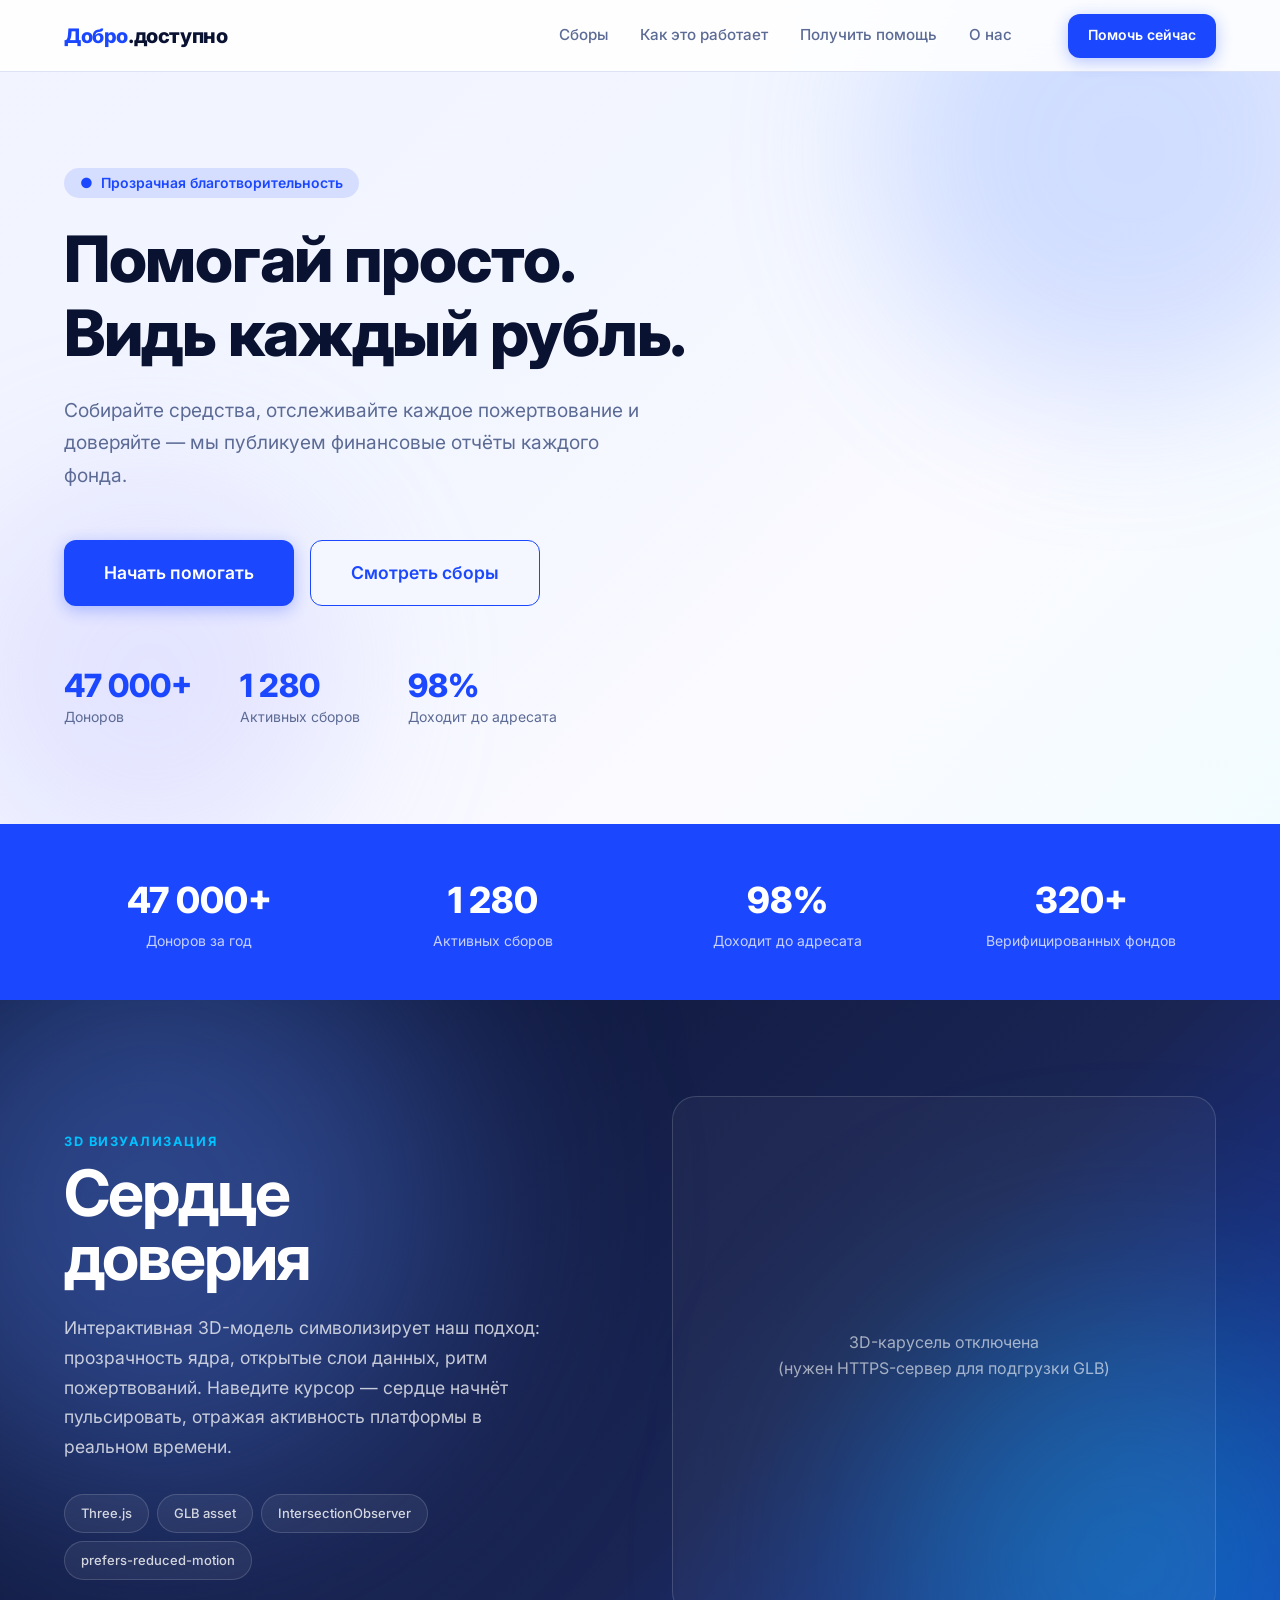
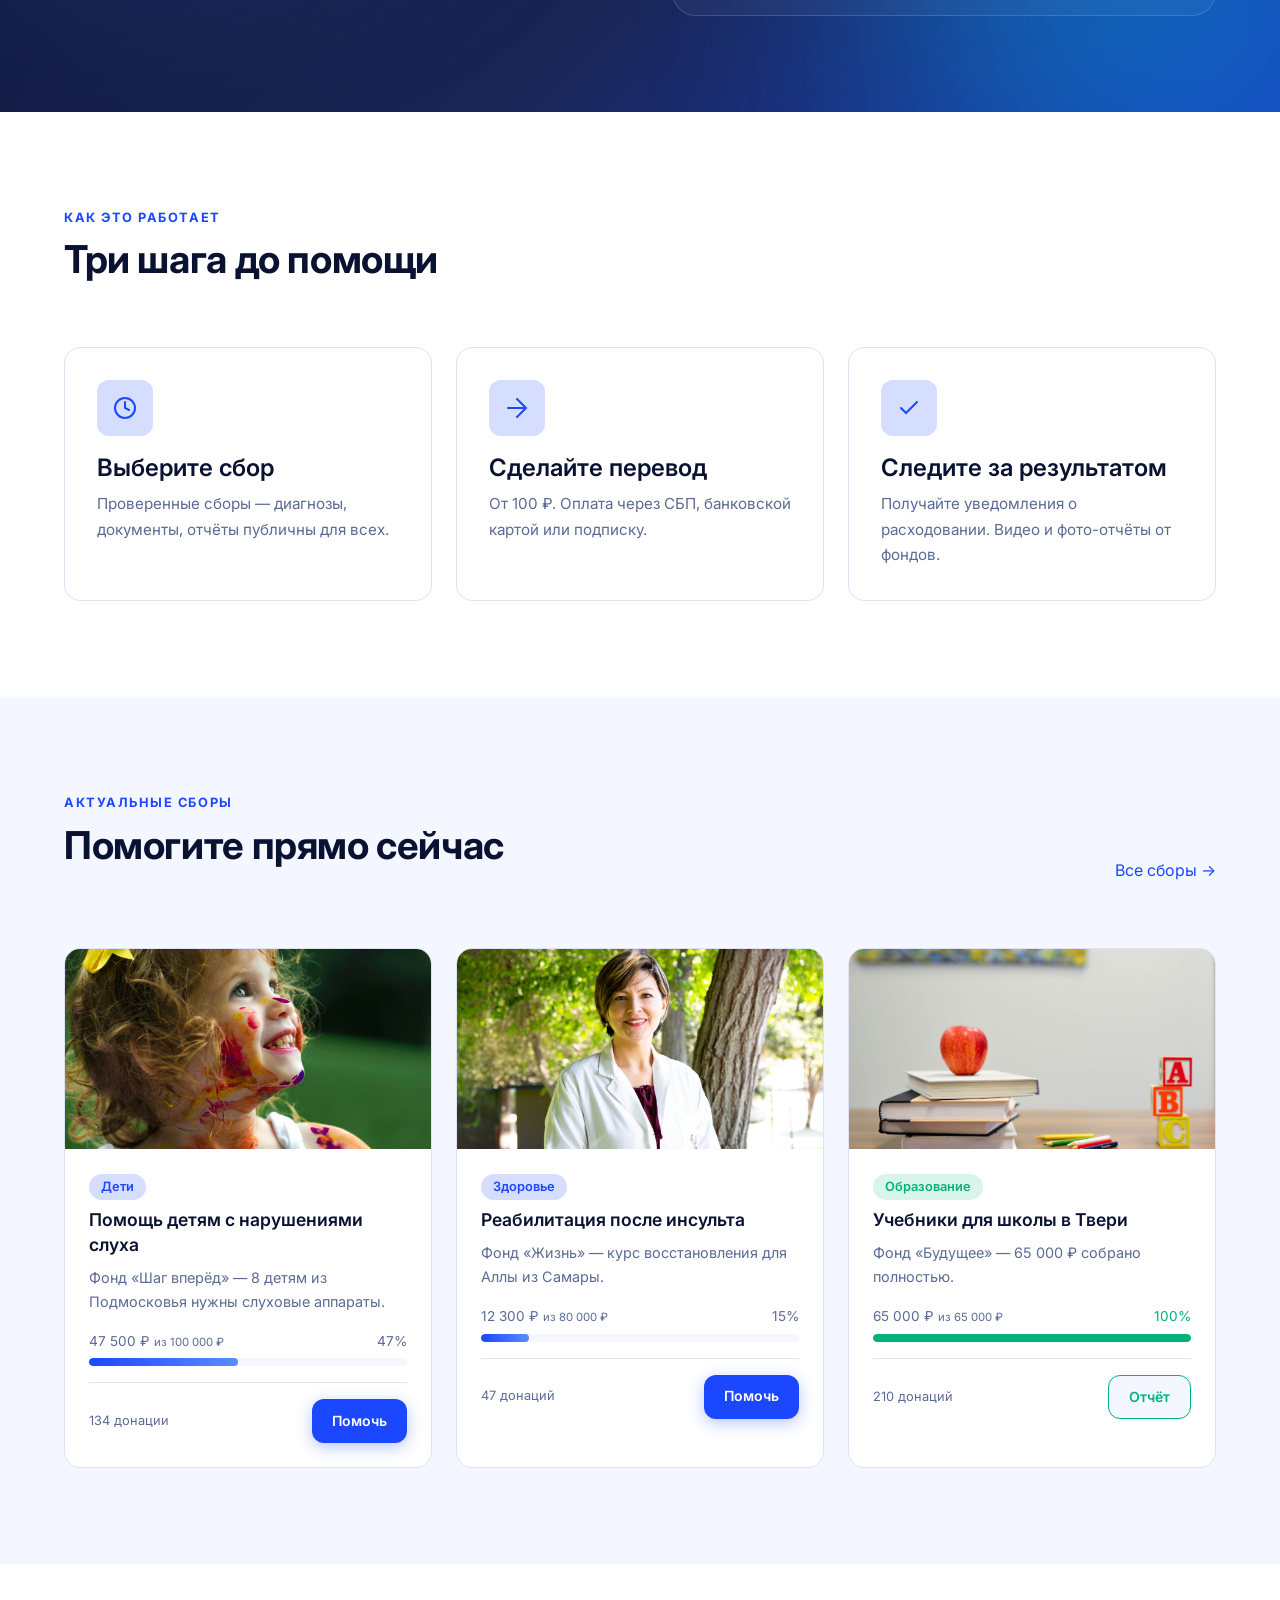
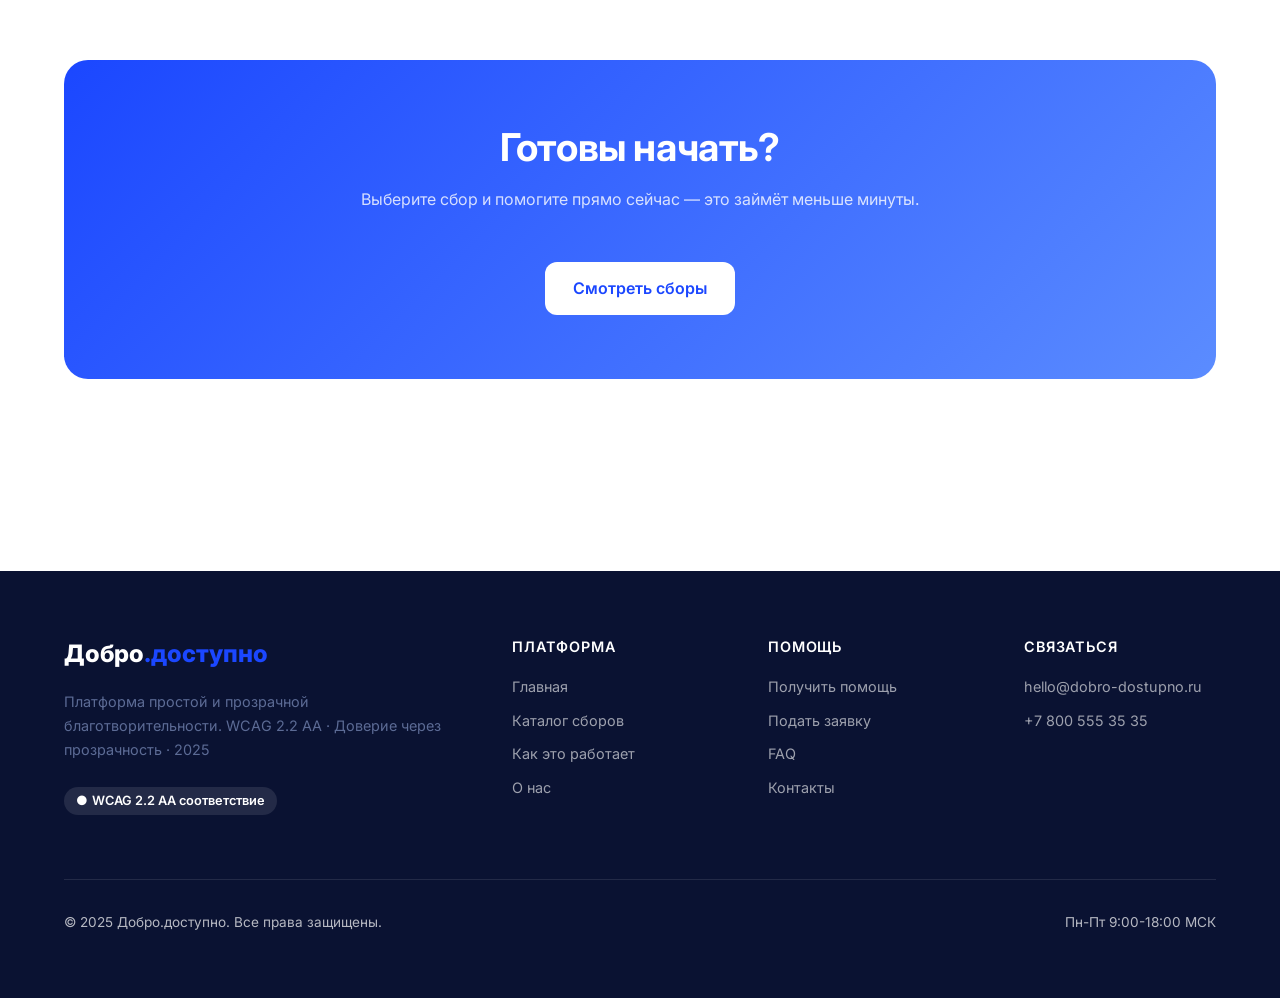
<file: index.html>
<!DOCTYPE html>
<html lang="ru">
<head>
<meta charset="UTF-8">
<meta name="viewport" content="width=device-width, initial-scale=1.0">
<title>Добро.доступно — Прозрачная благотворительность</title>
<meta name="description" content="Платформа простой и прозрачной благотворительности. Каждый рубль виден.">
<link rel="stylesheet" href="css/style.css">
<script>document.documentElement.classList.add("js")</script>
</head>
<body>

<a href="#main" class="skip-link">Перейти к содержимому</a>

<header class="navbar" role="banner">
  <div class="nav-inner">
    <a href="index.html" class="nav-logo" aria-label="Добро.доступно — главная">Добро<span>.доступно</span></a>
    <nav class="nav-links" aria-label="Главное меню">
      <a href="catalog.html">Сборы</a>
      <a href="how-it-works.html">Как это работает</a>
      <a href="help.html">Получить помощь</a>
      <a href="about.html">О нас</a>
    </nav>
    <a href="catalog.html" class="btn btn-primary btn-sm nav-cta">Помочь сейчас</a>
    <button class="burger" aria-label="Открыть меню" aria-expanded="false" aria-controls="mobile-menu">
      <span></span><span></span><span></span>
    </button>
  </div>
  <nav id="mobile-menu" class="mobile-menu" aria-label="Мобильное меню">
    <a href="catalog.html">Сборы</a>
    <a href="how-it-works.html">Как это работает</a>
    <a href="help.html">Получить помощь</a>
    <a href="about.html">О нас</a>
    <a href="catalog.html" class="btn btn-primary">Помочь сейчас</a>
  </nav>
</header>

<main id="main">

<!-- HERO -->
<section class="hero">
  <div class="hero-aurora"></div>
  <div class="hero-blob hero-blob-1"></div>
  <div class="hero-blob hero-blob-2"></div>
  <div class="container hero-content reveal">
    <span class="hero-badge"><span class="dot" aria-hidden="true">●</span> Прозрачная благотворительность</span>
    <h1>Помогай просто.<br>Видь каждый рубль.</h1>
    <p class="lead">Собирайте средства, отслеживайте каждое пожертвование и доверяйте — мы публикуем финансовые отчёты каждого фонда.</p>
    <div class="hero-actions">
      <a href="catalog.html" class="btn btn-primary btn-lg">Начать помогать</a>
      <a href="how-it-works.html" class="btn btn-secondary btn-lg">Смотреть сборы</a>
    </div>
    <div class="hero-stats">
      <div><div class="hero-stat-num">47 000+</div><div class="hero-stat-label">Доноров</div></div>
      <div><div class="hero-stat-num">1 280</div><div class="hero-stat-label">Активных сборов</div></div>
      <div><div class="hero-stat-num">98%</div><div class="hero-stat-label">Доходит до адресата</div></div>
    </div>
  </div>
</section>

<!-- STATS BAND -->
<section style="background: var(--color-accent); color: #fff; padding-block: var(--space-2xl);" class="reveal">
  <div class="container" style="display: grid; grid-template-columns: repeat(4, 1fr); gap: var(--space-lg); text-align: center;">
    <div><div style="font-size: 2.25rem; font-weight: 800;">47 000+</div><div style="opacity: 0.75; font-size: 0.875rem;">Доноров за год</div></div>
    <div><div style="font-size: 2.25rem; font-weight: 800;">1 280</div><div style="opacity: 0.75; font-size: 0.875rem;">Активных сборов</div></div>
    <div><div style="font-size: 2.25rem; font-weight: 800;">98%</div><div style="opacity: 0.75; font-size: 0.875rem;">Доходит до адресата</div></div>
    <div><div style="font-size: 2.25rem; font-weight: 800;">320+</div><div style="opacity: 0.75; font-size: 0.875rem;">Верифицированных фондов</div></div>
  </div>
</section>

<!-- 3D CAROUSEL — Сердце доверия -->
<section class="three-section">
  <div class="three-blob three-blob-1" aria-hidden="true"></div>
  <div class="three-blob three-blob-2" aria-hidden="true"></div>
  <div class="container">
    <div class="three-info reveal">
      <div class="section-label">3D ВИЗУАЛИЗАЦИЯ</div>
      <h2>Сердце<br>доверия</h2>
      <p>Интерактивная 3D-модель символизирует наш подход: прозрачность ядра, открытые слои данных, ритм пожертвований. Наведите курсор — сердце начнёт пульсировать, отражая активность платформы в реальном времени.</p>
      <div class="three-badges">
        <span class="three-badge">Three.js</span>
        <span class="three-badge">GLB asset</span>
        <span class="three-badge">IntersectionObserver</span>
        <span class="three-badge">prefers-reduced-motion</span>
      </div>
    </div>
    <div class="carousel reveal" role="region" aria-label="3D-карусель моделей" aria-roledescription="карусель">
      <div class="carousel-header">
        <div class="carousel-dots" role="tablist" aria-label="Выбор модели">
          <button class="carousel-dot active" role="tab" aria-label="Модель 1" aria-current="true"></button>
          <button class="carousel-dot" role="tab" aria-label="Модель 2"></button>
          <button class="carousel-dot" role="tab" aria-label="Модель 3"></button>
          <button class="carousel-dot" role="tab" aria-label="Модель 4"></button>
          <button class="carousel-dot" role="tab" aria-label="Модель 5"></button>
        </div>
        <div class="carousel-counter">МОДЕЛЬ <span class="carousel-counter-text">1 / 5</span></div>
        <div class="carousel-label">Сердце доверия</div>
        <div class="carousel-desc">Каждый рубль виден.</div>
      </div>
      <div class="carousel-canvas" aria-live="polite"></div>
      <button class="carousel-arrow carousel-prev" aria-label="Предыдущая модель">←</button>
      <button class="carousel-arrow carousel-next" aria-label="Следующая модель">→</button>
      <div class="carousel-hint">свайп · клик · стрелки клавиатуры</div>
    </div>
  </div>
</section>

<!-- THREE STEPS -->
<section class="section reveal">
  <div class="container">
    <div class="section-header">
      <div class="section-label">Как это работает</div>
      <h2 class="section-title">Три шага до помощи</h2>
    </div>
    <div class="features-grid">
      <div class="feature-card">
        <div class="icon-box"><svg width="24" height="24" viewBox="0 0 24 24" fill="none" stroke="currentColor" stroke-width="2" stroke-linecap="round"><circle cx="12" cy="12" r="10"/><path d="M12 6v6l4 2"/></svg></div>
        <h3>Выберите сбор</h3>
        <p>Проверенные сборы — диагнозы, документы, отчёты публичны для всех.</p>
      </div>
      <div class="feature-card">
        <div class="icon-box"><svg width="24" height="24" viewBox="0 0 24 24" fill="none" stroke="currentColor" stroke-width="2" stroke-linecap="round"><path d="M3 12h18M12 3l9 9-9 9"/></svg></div>
        <h3>Сделайте перевод</h3>
        <p>От 100 ₽. Оплата через СБП, банковской картой или подписку.</p>
      </div>
      <div class="feature-card">
        <div class="icon-box"><svg width="24" height="24" viewBox="0 0 24 24" fill="none" stroke="currentColor" stroke-width="2" stroke-linecap="round"><path d="M20 6 9 17l-5-5"/></svg></div>
        <h3>Следите за результатом</h3>
        <p>Получайте уведомления о расходовании. Видео и фото-отчёты от фондов.</p>
      </div>
    </div>
  </div>
</section>

<!-- FEATURED CAMPAIGNS -->
<section class="section" style="background: var(--color-surface);" id="campaigns">
  <div class="container">
    <div class="section-header" style="display: flex; justify-content: space-between; align-items: end;">
      <div>
        <div class="section-label">Актуальные сборы</div>
        <h2 class="section-title">Помогите прямо сейчас</h2>
      </div>
      <a href="catalog.html" class="btn-ghost">Все сборы →</a>
    </div>
    <div class="cards-grid reveal">
      <article class="campaign-card">
        <div class="card-photo-wrap"><img class="card-img" src="images/card-kid.jpg" alt="Дети играют в поле" loading="lazy"></div>
        <div class="card-body">
          <span class="card-tag">Дети</span>
          <h3 class="card-title">Помощь детям с нарушениями слуха</h3>
          <p class="card-desc">Фонд «Шаг вперёд» — 8 детям из Подмосковья нужны слуховые аппараты.</p>
          <div class="progress-wrap">
            <div class="progress-meta"><span>47 500 ₽ <small>из 100 000 ₽</small></span><span>47%</span></div>
            <div class="progress-track"><div class="progress-fill" style="width: 47%;"></div></div>
          </div>
          <div class="card-footer">
            <span class="card-meta-item">134 донации</span>
            <a href="campaign.html" class="btn btn-primary btn-sm">Помочь</a>
          </div>
        </div>
      </article>

      <article class="campaign-card">
        <div class="card-photo-wrap"><img class="card-img" src="images/card-elderly.jpg" alt="Пожилая женщина с медикаментами" loading="lazy"></div>
        <div class="card-body">
          <span class="card-tag">Здоровье</span>
          <h3 class="card-title">Реабилитация после инсульта</h3>
          <p class="card-desc">Фонд «Жизнь» — курс восстановления для Аллы из Самары.</p>
          <div class="progress-wrap">
            <div class="progress-meta"><span>12 300 ₽ <small>из 80 000 ₽</small></span><span>15%</span></div>
            <div class="progress-track"><div class="progress-fill" style="width: 15%;"></div></div>
          </div>
          <div class="card-footer">
            <span class="card-meta-item">47 донаций</span>
            <a href="campaign.html" class="btn btn-primary btn-sm">Помочь</a>
          </div>
        </div>
      </article>

      <article class="campaign-card">
        <div class="card-photo-wrap"><img class="card-img" src="images/card-school.jpg" alt="Стопка книг в школе" loading="lazy"></div>
        <div class="card-body">
          <span class="card-tag" style="background: rgba(0,178,124,0.15); color: var(--color-success);">Образование</span>
          <h3 class="card-title">Учебники для школы в Твери</h3>
          <p class="card-desc">Фонд «Будущее» — 65 000 ₽ собрано полностью.</p>
          <div class="progress-wrap">
            <div class="progress-meta"><span>65 000 ₽ <small>из 65 000 ₽</small></span><span style="color: var(--color-success);">100%</span></div>
            <div class="progress-track"><div class="progress-fill" style="width: 100%; background: var(--color-success);"></div></div>
          </div>
          <div class="card-footer">
            <span class="card-meta-item">210 донаций</span>
            <a href="campaign.html" class="btn btn-secondary btn-sm" style="border-color: var(--color-success); color: var(--color-success);">Отчёт</a>
          </div>
        </div>
      </article>
    </div>
  </div>
</section>

<!-- CTA BANNER -->
<section class="section reveal">
  <div class="container">
    <div class="trust-banner">
      <h2>Готовы начать?</h2>
      <p>Выберите сбор и помогите прямо сейчас — это займёт меньше минуты.</p>
      <a href="catalog.html" class="btn" style="background: #fff; color: var(--color-accent);">Смотреть сборы</a>
    </div>
  </div>
</section>

</main>

<!-- FOOTER -->
<footer class="site-footer" role="contentinfo">
  <div class="container">
    <div class="footer-grid">
      <div class="footer-brand">
        <div class="footer-logo">Добро<span style="color: var(--color-accent);">.доступно</span></div>
        <p class="footer-desc">Платформа простой и прозрачной благотворительности. WCAG 2.2 AA · Доверие через прозрачность · 2025</p>
        <span class="wcag-badge"><span aria-hidden="true">●</span> WCAG 2.2 AA соответствие</span>
      </div>
      <div class="footer-col">
        <h4>Платформа</h4>
        <ul>
          <li><a href="index.html">Главная</a></li>
          <li><a href="catalog.html">Каталог сборов</a></li>
          <li><a href="how-it-works.html">Как это работает</a></li>
          <li><a href="about.html">О нас</a></li>
        </ul>
      </div>
      <div class="footer-col">
        <h4>Помощь</h4>
        <ul>
          <li><a href="help.html">Получить помощь</a></li>
          <li><a href="help.html">Подать заявку</a></li>
          <li><a href="how-it-works.html#faq">FAQ</a></li>
          <li><a href="about.html#contacts">Контакты</a></li>
        </ul>
      </div>
      <div class="footer-col">
        <h4>Связаться</h4>
        <ul>
          <li><a href="mailto:hello@dobro-dostupno.ru">hello@dobro-dostupno.ru</a></li>
          <li><a href="tel:+78005553535">+7 800 555 35 35</a></li>
        </ul>
      </div>
    </div>
    <div class="footer-bottom">
      <span>© 2025 Добро.доступно. Все права защищены.</span>
      <span>Пн-Пт 9:00-18:00 МСК</span>
    </div>
  </div>
</footer>

<script type="module" src="js/main.js"></script>
</body>
</html>
</file>
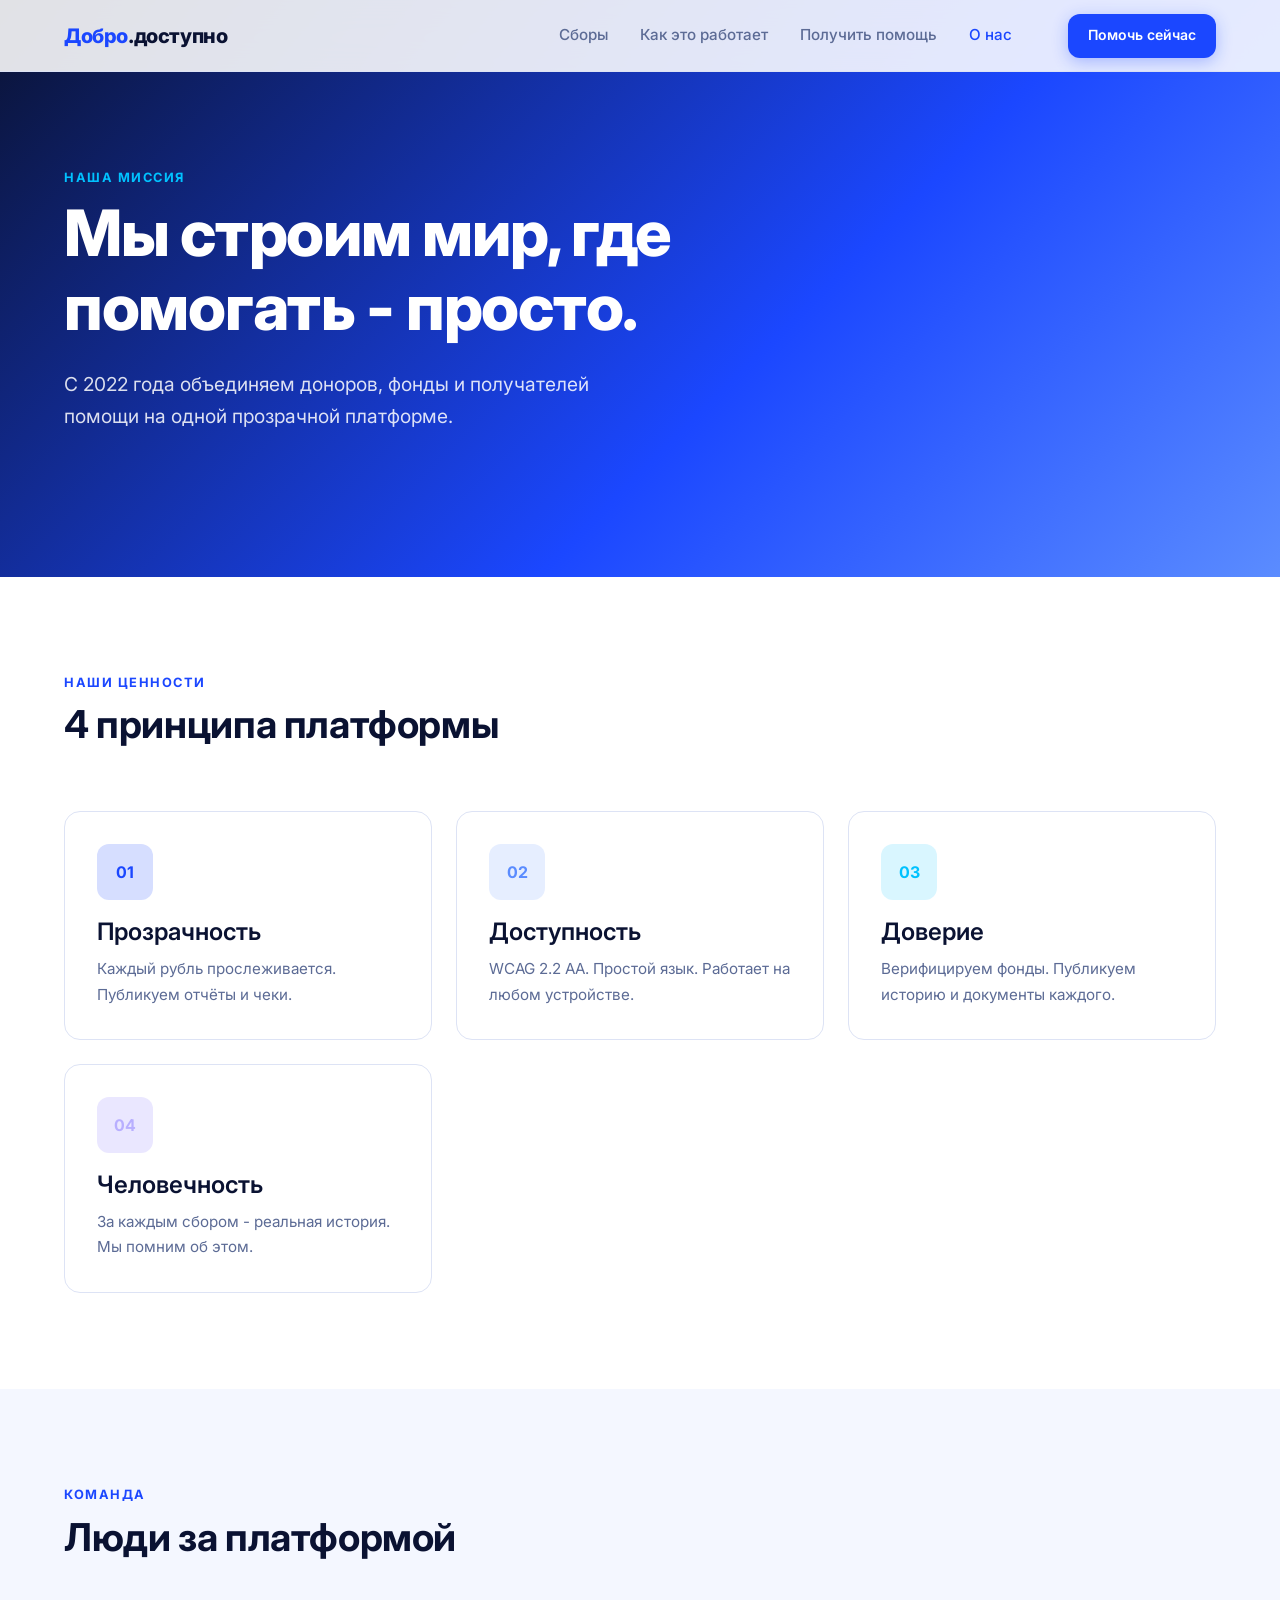
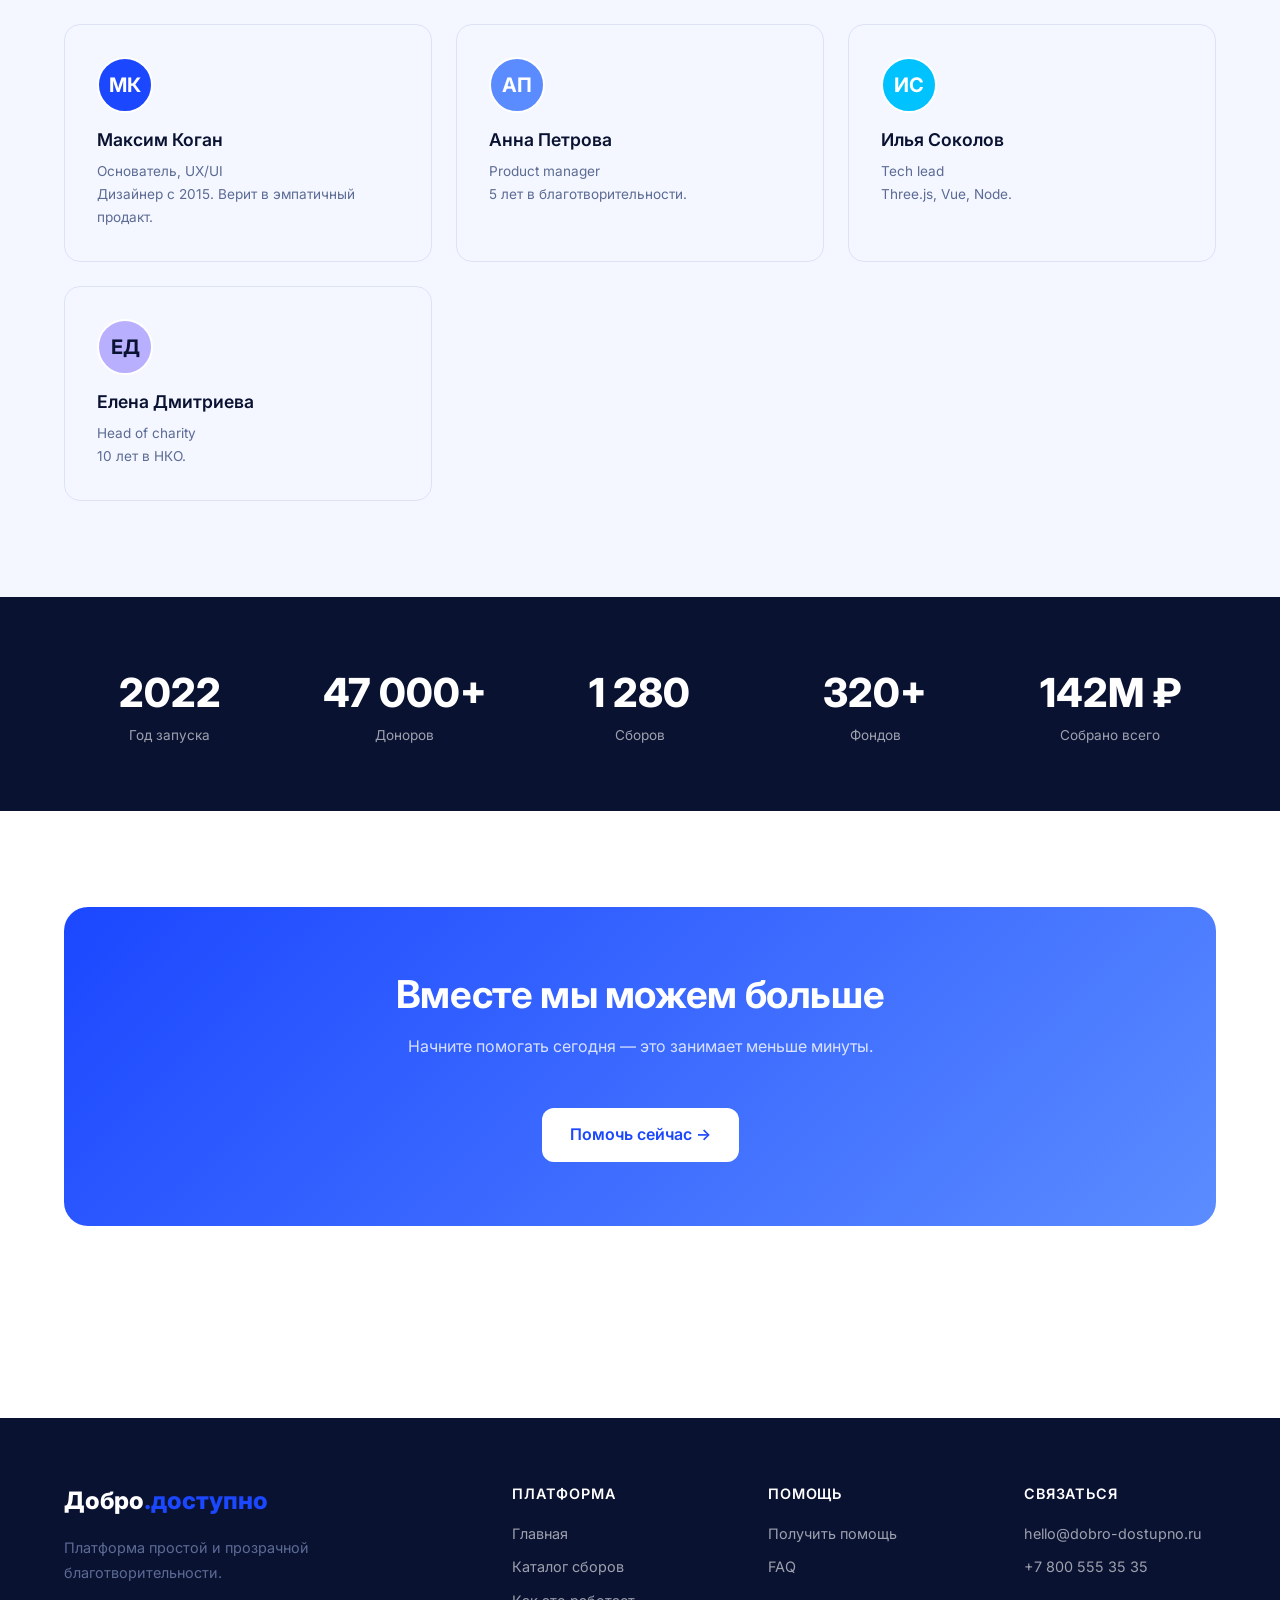
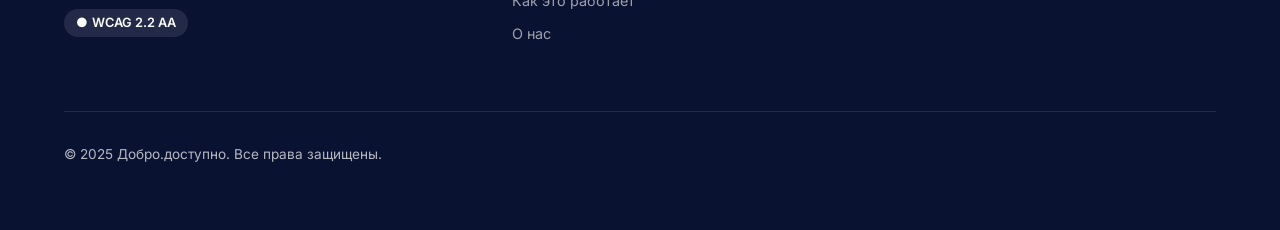
<file: about.html>
<!DOCTYPE html>
<html lang="ru">
<head>
<meta charset="UTF-8">
<meta name="viewport" content="width=device-width, initial-scale=1.0">
<title>О нас — Добро.доступно</title>
<link rel="stylesheet" href="css/style.css">
<script>document.documentElement.classList.add("js")</script>
</head>
<body>

<a href="#main" class="skip-link">Перейти к содержимому</a>

<header class="navbar">
  <div class="nav-inner">
    <a href="index.html" class="nav-logo">Добро<span>.доступно</span></a>
    <nav class="nav-links"><a href="catalog.html">Сборы</a><a href="how-it-works.html">Как это работает</a><a href="help.html">Получить помощь</a><a href="about.html" class="active">О нас</a></nav>
    <a href="catalog.html" class="btn btn-primary btn-sm nav-cta">Помочь сейчас</a>
    <button class="burger" aria-label="Открыть меню" aria-expanded="false"><span></span><span></span><span></span></button>
  </div>
  <nav class="mobile-menu"><a href="catalog.html">Сборы</a><a href="how-it-works.html">Как это работает</a><a href="help.html">Получить помощь</a><a href="about.html">О нас</a></nav>
</header>

<main id="main">

<section class="hero" style="background: linear-gradient(135deg, var(--color-dark), var(--color-accent) 60%, var(--color-aurora1)); color: #fff;">
  <div class="container hero-content reveal">
    <div class="section-label" style="color: var(--color-aurora2);">Наша миссия</div>
    <h1 style="color: #fff;">Мы строим мир, где<br>помогать - просто.</h1>
    <p class="lead" style="color: rgba(255,255,255,0.85);">С 2022 года объединяем доноров, фонды и получателей помощи на одной прозрачной платформе.</p>
  </div>
</section>

<section class="section">
  <div class="container">
    <div class="section-header"><div class="section-label">Наши ценности</div><h2 class="section-title">4 принципа платформы</h2></div>
    <div class="features-grid reveal">
      <div class="feature-card"><div class="icon-box"><strong style="color: var(--color-accent); font-size: 1rem;">01</strong></div><h3>Прозрачность</h3><p>Каждый рубль прослеживается. Публикуем отчёты и чеки.</p></div>
      <div class="feature-card"><div class="icon-box" style="background: rgba(91,140,255,0.15);"><strong style="color: var(--color-aurora1); font-size: 1rem;">02</strong></div><h3>Доступность</h3><p>WCAG 2.2 AA. Простой язык. Работает на любом устройстве.</p></div>
      <div class="feature-card"><div class="icon-box" style="background: rgba(0,194,255,0.15);"><strong style="color: var(--color-aurora2); font-size: 1rem;">03</strong></div><h3>Доверие</h3><p>Верифицируем фонды. Публикуем историю и документы каждого.</p></div>
      <div class="feature-card"><div class="icon-box" style="background: rgba(184,175,255,0.3);"><strong style="color: var(--color-aurora3); font-size: 1rem;">04</strong></div><h3>Человечность</h3><p>За каждым сбором - реальная история. Мы помним об этом.</p></div>
    </div>
  </div>
</section>

<section class="section" style="background: var(--color-surface);">
  <div class="container">
    <div class="section-header"><div class="section-label">Команда</div><h2 class="section-title">Люди за платформой</h2></div>
    <div class="features-grid reveal">
      <div class="feature-card">
        <div class="donor-avatar" style="width: 56px; height: 56px; font-size: 1.25rem; margin-bottom: var(--space-md);">МК</div>
        <h3 style="font-size: 1.1rem;">Максим Коган</h3>
        <p style="font-size: 0.85rem;">Основатель, UX/UI<br>Дизайнер с 2015. Верит в эмпатичный продакт.</p>
      </div>
      <div class="feature-card">
        <div class="donor-avatar" style="width: 56px; height: 56px; font-size: 1.25rem; margin-bottom: var(--space-md); background: var(--color-aurora1);">АП</div>
        <h3 style="font-size: 1.1rem;">Анна Петрова</h3>
        <p style="font-size: 0.85rem;">Product manager<br>5 лет в благотворительности.</p>
      </div>
      <div class="feature-card">
        <div class="donor-avatar" style="width: 56px; height: 56px; font-size: 1.25rem; margin-bottom: var(--space-md); background: var(--color-aurora2);">ИС</div>
        <h3 style="font-size: 1.1rem;">Илья Соколов</h3>
        <p style="font-size: 0.85rem;">Tech lead<br>Three.js, Vue, Node.</p>
      </div>
      <div class="feature-card">
        <div class="donor-avatar" style="width: 56px; height: 56px; font-size: 1.25rem; margin-bottom: var(--space-md); background: var(--color-aurora3); color: var(--color-dark);">ЕД</div>
        <h3 style="font-size: 1.1rem;">Елена Дмитриева</h3>
        <p style="font-size: 0.85rem;">Head of charity<br>10 лет в НКО.</p>
      </div>
    </div>
  </div>
</section>

<section style="background: var(--color-dark); color: #fff; padding-block: var(--space-3xl);" class="reveal">
  <div class="container" style="display: grid; grid-template-columns: repeat(5, 1fr); gap: var(--space-lg); text-align: center;">
    <div><div style="font-size: 2.5rem; font-weight: 800;">2022</div><div style="opacity: 0.6; font-size: 0.85rem;">Год запуска</div></div>
    <div><div style="font-size: 2.5rem; font-weight: 800;">47 000+</div><div style="opacity: 0.6; font-size: 0.85rem;">Доноров</div></div>
    <div><div style="font-size: 2.5rem; font-weight: 800;">1 280</div><div style="opacity: 0.6; font-size: 0.85rem;">Сборов</div></div>
    <div><div style="font-size: 2.5rem; font-weight: 800;">320+</div><div style="opacity: 0.6; font-size: 0.85rem;">Фондов</div></div>
    <div><div style="font-size: 2.5rem; font-weight: 800;">142M ₽</div><div style="opacity: 0.6; font-size: 0.85rem;">Собрано всего</div></div>
  </div>
</section>

<section class="section reveal" id="contacts">
  <div class="container">
    <div class="trust-banner">
      <h2>Вместе мы можем больше</h2>
      <p>Начните помогать сегодня — это занимает меньше минуты.</p>
      <a href="catalog.html" class="btn" style="background: #fff; color: var(--color-accent);">Помочь сейчас →</a>
    </div>
  </div>
</section>

</main>

<footer class="site-footer">
  <div class="container">
    <div class="footer-grid">
      <div><div class="footer-logo">Добро<span style="color: var(--color-accent);">.доступно</span></div><p class="footer-desc">Платформа простой и прозрачной благотворительности.</p><span class="wcag-badge"><span aria-hidden="true">●</span> WCAG 2.2 AA</span></div>
      <div class="footer-col"><h4>Платформа</h4><ul><li><a href="index.html">Главная</a></li><li><a href="catalog.html">Каталог сборов</a></li><li><a href="how-it-works.html">Как это работает</a></li><li><a href="about.html">О нас</a></li></ul></div>
      <div class="footer-col"><h4>Помощь</h4><ul><li><a href="help.html">Получить помощь</a></li><li><a href="how-it-works.html#faq">FAQ</a></li></ul></div>
      <div class="footer-col"><h4>Связаться</h4><ul><li><a href="mailto:hello@dobro-dostupno.ru">hello@dobro-dostupno.ru</a></li><li><a href="tel:+78005553535">+7 800 555 35 35</a></li></ul></div>
    </div>
    <div class="footer-bottom"><span>© 2025 Добро.доступно. Все права защищены.</span></div>
  </div>
</footer>

<script type="module" src="js/main.js"></script>
</body>
</html>
</file>
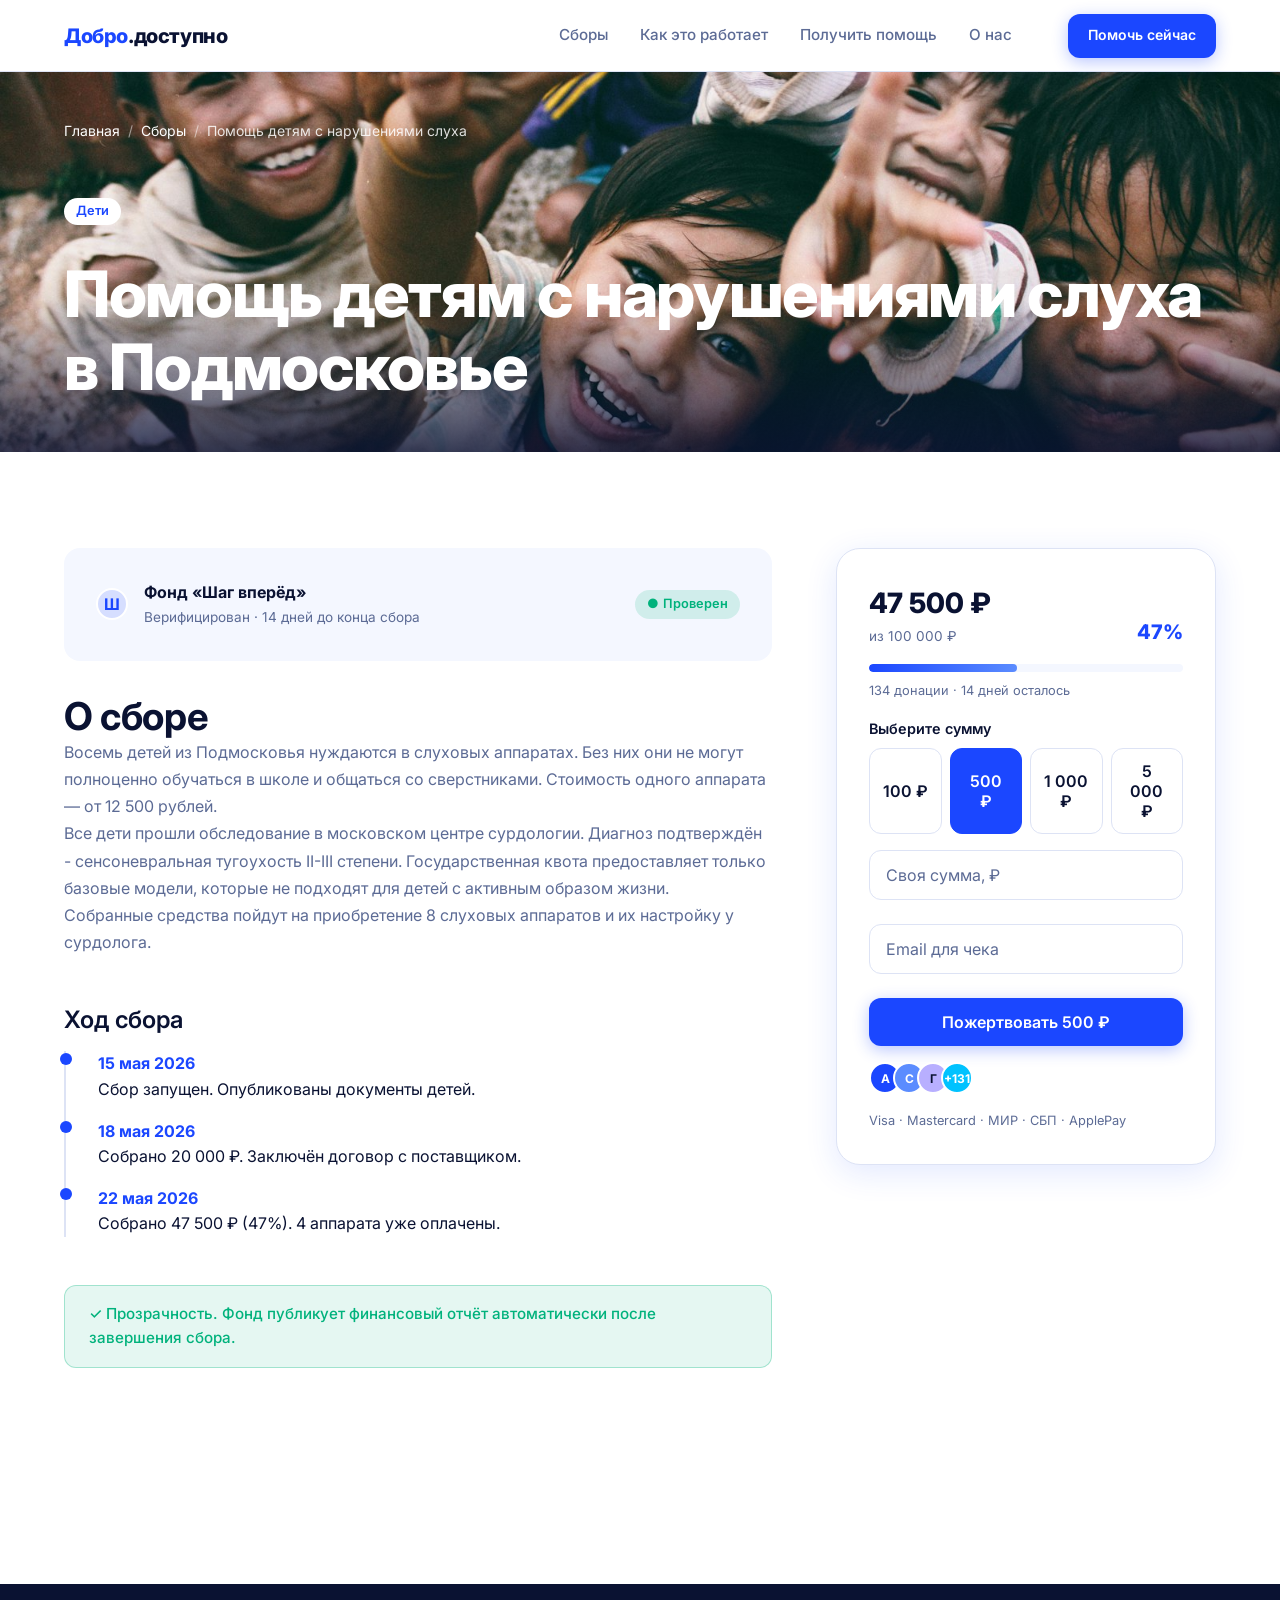
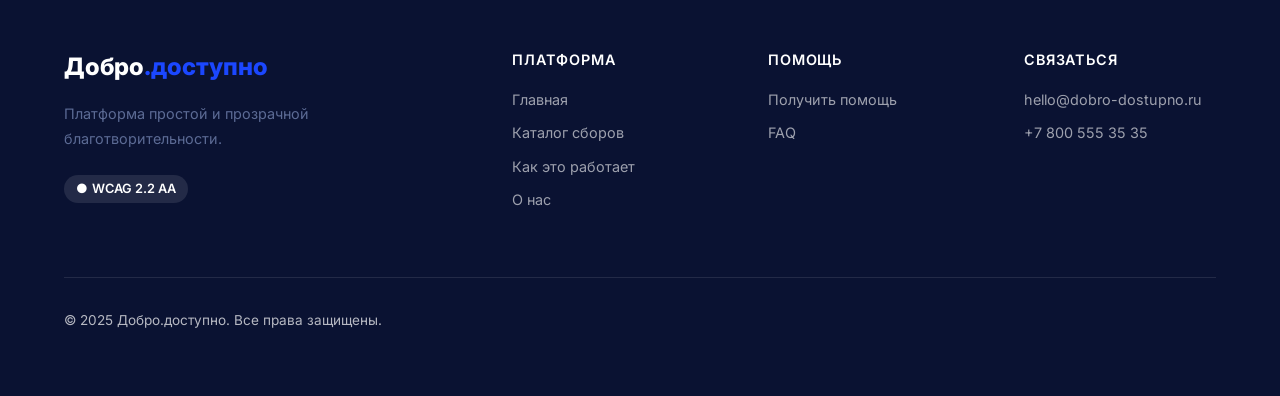
<file: campaign.html>
<!DOCTYPE html>
<html lang="ru">
<head>
<meta charset="UTF-8">
<meta name="viewport" content="width=device-width, initial-scale=1.0">
<title>Помощь детям с нарушениями слуха — Добро.доступно</title>
<link rel="stylesheet" href="css/style.css">
<script>document.documentElement.classList.add("js")</script>
</head>
<body>

<a href="#main" class="skip-link">Перейти к содержимому</a>

<header class="navbar">
  <div class="nav-inner">
    <a href="index.html" class="nav-logo">Добро<span>.доступно</span></a>
    <nav class="nav-links"><a href="catalog.html">Сборы</a><a href="how-it-works.html">Как это работает</a><a href="help.html">Получить помощь</a><a href="about.html">О нас</a></nav>
    <a href="#donate" class="btn btn-primary btn-sm nav-cta">Помочь сейчас</a>
    <button class="burger" aria-label="Открыть меню" aria-expanded="false"><span></span><span></span><span></span></button>
  </div>
  <nav class="mobile-menu"><a href="catalog.html">Сборы</a><a href="how-it-works.html">Как это работает</a><a href="help.html">Получить помощь</a><a href="about.html">О нас</a></nav>
</header>

<main id="main" style="padding-top: var(--nav-h);">

<!-- Hero photo banner -->
<section style="height: 380px; position: relative; overflow: hidden;">
  <div class="hero-photo-wrap"><img src="images/hero-campaign.jpg" alt="Дети с улыбками" loading="lazy"></div>
  <div style="position: absolute; inset: 0; background: linear-gradient(180deg, rgba(0,0,0,0) 60%, rgba(10,18,50,0.8) 100%);"></div>
  <div class="container" style="position: relative; padding-top: var(--space-2xl);">
    <nav class="breadcrumb" aria-label="Хлебные крошки" style="color: rgba(255,255,255,0.85);">
      <a href="index.html" style="color: #fff;">Главная</a><span style="color: rgba(255,255,255,0.5);">/</span><a href="catalog.html" style="color: #fff;">Сборы</a><span style="color: rgba(255,255,255,0.5);">/</span><span>Помощь детям с нарушениями слуха</span>
    </nav>
  </div>
  <div class="container" style="position: absolute; bottom: var(--space-2xl); left: 50%; transform: translateX(-50%); color: #fff;">
    <span class="card-tag" style="background: #fff; color: var(--color-accent); margin-bottom: var(--space-md);">Дети</span>
    <h1 style="color: #fff; margin-top: var(--space-md);">Помощь детям с нарушениями слуха в Подмосковье</h1>
  </div>
</section>

<section class="section">
  <div class="container campaign-hero-grid">
    <!-- LEFT: story -->
    <div class="reveal">
      <div class="surface" style="display: flex; align-items: center; gap: var(--space-md); margin-bottom: var(--space-xl);">
        <div class="donor-avatar" style="background: var(--color-accent-l); color: var(--color-accent); font-size: 1rem;">Ш</div>
        <div style="flex: 1;">
          <strong>Фонд «Шаг вперёд»</strong>
          <p style="font-size: 0.85rem; color: var(--color-muted); margin: 0;">Верифицирован · 14 дней до конца сбора</p>
        </div>
        <span class="wcag-badge" style="background: rgba(0,178,124,0.15); color: var(--color-success); border-color: rgba(0,178,124,0.3);"><span aria-hidden="true">●</span> Проверен</span>
      </div>

      <h2>О сборе</h2>
      <p>Восемь детей из Подмосковья нуждаются в слуховых аппаратах. Без них они не могут полноценно обучаться в школе и общаться со сверстниками. Стоимость одного аппарата — от 12 500 рублей.</p>
      <p>Все дети прошли обследование в московском центре сурдологии. Диагноз подтверждён - сенсоневральная тугоухость II-III степени. Государственная квота предоставляет только базовые модели, которые не подходят для детей с активным образом жизни.</p>
      <p>Собранные средства пойдут на приобретение 8 слуховых аппаратов и их настройку у сурдолога.</p>

      <h3 style="margin-top: var(--space-2xl);">Ход сбора</h3>
      <ul style="margin-top: var(--space-md); display: flex; flex-direction: column; gap: var(--space-md); padding-left: var(--space-md); border-left: 2px solid var(--color-line);">
        <li style="position: relative; padding-left: var(--space-md);"><span style="position: absolute; left: -22px; top: 2px; width: 12px; height: 12px; border-radius: 50%; background: var(--color-accent);"></span><strong style="color: var(--color-accent);">15 мая 2026</strong><br>Сбор запущен. Опубликованы документы детей.</li>
        <li style="position: relative; padding-left: var(--space-md);"><span style="position: absolute; left: -22px; top: 2px; width: 12px; height: 12px; border-radius: 50%; background: var(--color-accent);"></span><strong style="color: var(--color-accent);">18 мая 2026</strong><br>Собрано 20 000 ₽. Заключён договор с поставщиком.</li>
        <li style="position: relative; padding-left: var(--space-md);"><span style="position: absolute; left: -22px; top: 2px; width: 12px; height: 12px; border-radius: 50%; background: var(--color-accent);"></span><strong style="color: var(--color-accent);">22 мая 2026</strong><br>Собрано 47 500 ₽ (47%). 4 аппарата уже оплачены.</li>
      </ul>

      <div class="alert alert-success visible" style="margin-top: var(--space-2xl);">
        ✓ Прозрачность. Фонд публикует финансовый отчёт автоматически после завершения сбора.
      </div>
    </div>

    <!-- RIGHT: donate widget -->
    <aside class="campaign-sticky">
      <div class="donation-box" id="donate">
        <div style="display: flex; justify-content: space-between; align-items: flex-end; margin-bottom: var(--space-md);">
          <div><div style="font-size: 1.75rem; font-weight: 800;">47 500 ₽</div><div style="font-size: 0.85rem; color: var(--color-muted);">из 100 000 ₽</div></div>
          <div style="font-size: 1.25rem; font-weight: 800; color: var(--color-accent);">47%</div>
        </div>
        <div class="progress-track" style="margin-bottom: var(--space-sm);"><div class="progress-fill" style="width: 47%;"></div></div>
        <p class="card-meta-item" style="margin-bottom: var(--space-md);">134 донации · 14 дней осталось</p>

        <form data-validate aria-label="Форма пожертвования">
          <label class="form-label">Выберите сумму</label>
          <div class="amount-grid" role="radiogroup">
            <button type="button" class="amount-btn">100 ₽</button>
            <button type="button" class="amount-btn active">500 ₽</button>
            <button type="button" class="amount-btn">1 000 ₽</button>
            <button type="button" class="amount-btn">5 000 ₽</button>
          </div>
          <div class="form-group">
            <input type="number" name="customAmount" class="form-control" placeholder="Своя сумма, ₽" min="50" aria-label="Своя сумма">
          </div>
          <div class="form-group">
            <input type="email" name="email" class="form-control" placeholder="Email для чека" required>
            <div class="form-error" data-error="email">Введите корректный email</div>
          </div>
          <button type="submit" class="btn btn-primary" style="width: 100%; justify-content: center;">Пожертвовать 500 ₽</button>
          <div class="alert alert-success" style="margin-top: var(--space-md);">Спасибо! Чек отправлен на почту.</div>
        </form>

        <div class="donors-avatars" style="margin-top: var(--space-md);">
          <div class="donor-avatar">А</div><div class="donor-avatar" style="background: var(--color-aurora1);">С</div><div class="donor-avatar" style="background: var(--color-aurora3); color: var(--color-dark);">Г</div><div class="donor-avatar" style="background: var(--color-aurora2);">+131</div>
        </div>
        <p style="font-size: 0.8rem; color: var(--color-muted); margin-top: var(--space-sm);">Visa · Mastercard · МИР · СБП · ApplePay</p>
      </div>
    </aside>
  </div>
</section>

</main>

<footer class="site-footer">
  <div class="container">
    <div class="footer-grid">
      <div><div class="footer-logo">Добро<span style="color: var(--color-accent);">.доступно</span></div><p class="footer-desc">Платформа простой и прозрачной благотворительности.</p><span class="wcag-badge"><span aria-hidden="true">●</span> WCAG 2.2 AA</span></div>
      <div class="footer-col"><h4>Платформа</h4><ul><li><a href="index.html">Главная</a></li><li><a href="catalog.html">Каталог сборов</a></li><li><a href="how-it-works.html">Как это работает</a></li><li><a href="about.html">О нас</a></li></ul></div>
      <div class="footer-col"><h4>Помощь</h4><ul><li><a href="help.html">Получить помощь</a></li><li><a href="how-it-works.html#faq">FAQ</a></li></ul></div>
      <div class="footer-col"><h4>Связаться</h4><ul><li><a href="mailto:hello@dobro-dostupno.ru">hello@dobro-dostupno.ru</a></li><li><a href="tel:+78005553535">+7 800 555 35 35</a></li></ul></div>
    </div>
    <div class="footer-bottom"><span>© 2025 Добро.доступно. Все права защищены.</span></div>
  </div>
</footer>

<script type="module" src="js/main.js"></script>
</body>
</html>
</file>
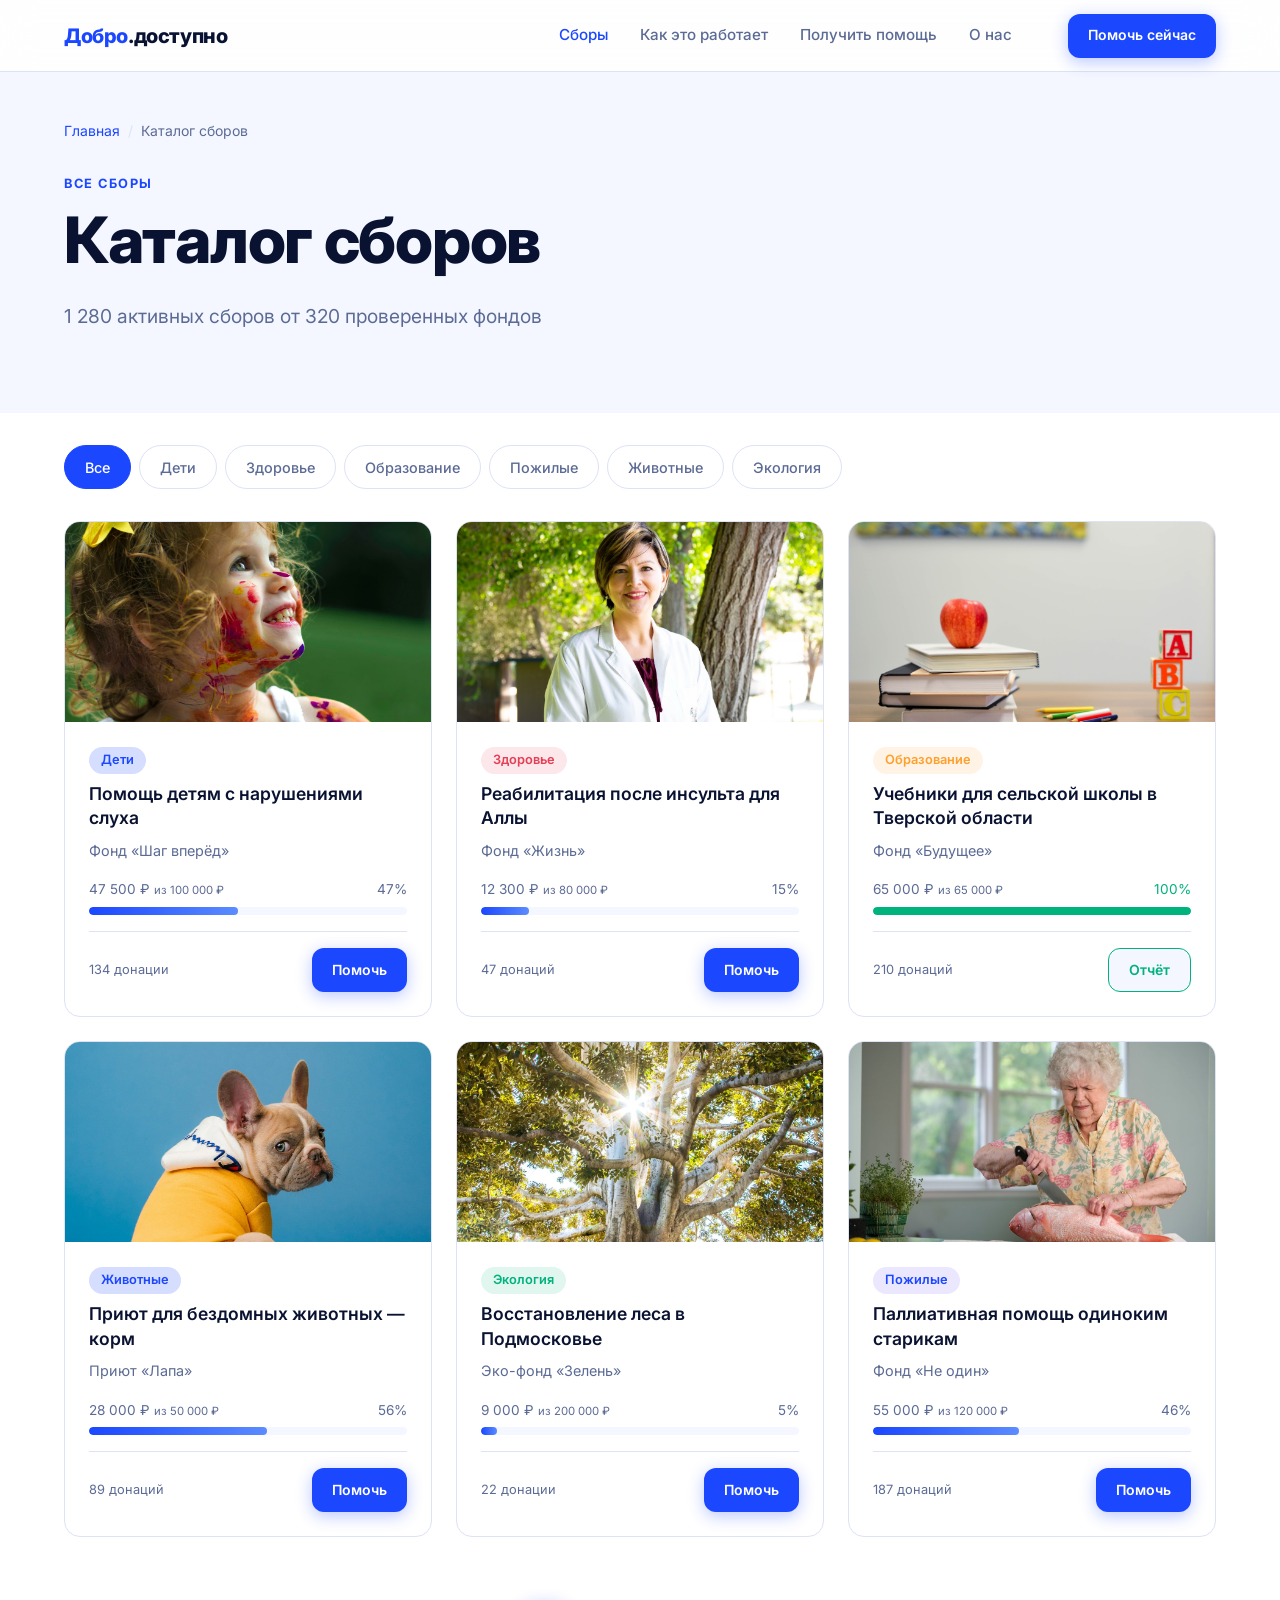
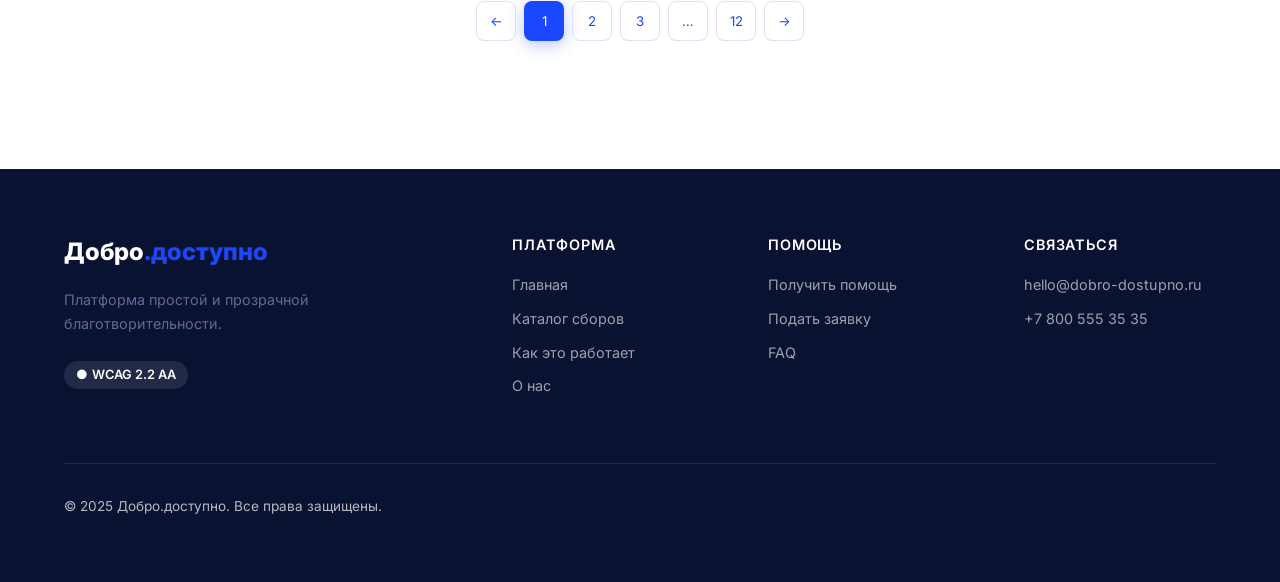
<file: catalog.html>
<!DOCTYPE html>
<html lang="ru">
<head>
<meta charset="UTF-8">
<meta name="viewport" content="width=device-width, initial-scale=1.0">
<title>Каталог сборов — Добро.доступно</title>
<link rel="stylesheet" href="css/style.css">
<script>document.documentElement.classList.add("js")</script>
</head>
<body>

<a href="#main" class="skip-link">Перейти к содержимому</a>

<header class="navbar">
  <div class="nav-inner">
    <a href="index.html" class="nav-logo">Добро<span>.доступно</span></a>
    <nav class="nav-links" aria-label="Главное меню">
      <a href="catalog.html" class="active">Сборы</a>
      <a href="how-it-works.html">Как это работает</a>
      <a href="help.html">Получить помощь</a>
      <a href="about.html">О нас</a>
    </nav>
    <a href="#" class="btn btn-primary btn-sm nav-cta">Помочь сейчас</a>
    <button class="burger" aria-label="Открыть меню" aria-expanded="false"><span></span><span></span><span></span></button>
  </div>
  <nav class="mobile-menu">
    <a href="catalog.html">Сборы</a>
    <a href="how-it-works.html">Как это работает</a>
    <a href="help.html">Получить помощь</a>
    <a href="about.html">О нас</a>
  </nav>
</header>

<main id="main">

<section class="hero" style="padding-top: calc(var(--nav-h) + var(--space-2xl)); padding-bottom: var(--space-xl); background: var(--color-surface);">
  <div class="container reveal">
    <nav class="breadcrumb" aria-label="Хлебные крошки">
      <a href="index.html">Главная</a><span class="breadcrumb-sep">/</span><span>Каталог сборов</span>
    </nav>
    <div class="section-label">Все сборы</div>
    <h1>Каталог сборов</h1>
    <p class="lead" style="margin-top: var(--space-sm);">1 280 активных сборов от 320 проверенных фондов</p>
  </div>
</section>

<section class="section" style="padding-block: var(--space-xl);">
  <div class="container">
    <div class="tags" role="tablist" aria-label="Фильтры категорий">
      <button class="tag active" role="tab" data-filter="all">Все</button>
      <button class="tag" role="tab" data-filter="kids">Дети</button>
      <button class="tag" role="tab" data-filter="health">Здоровье</button>
      <button class="tag" role="tab" data-filter="education">Образование</button>
      <button class="tag" role="tab" data-filter="elderly">Пожилые</button>
      <button class="tag" role="tab" data-filter="animals">Животные</button>
      <button class="tag" role="tab" data-filter="ecology">Экология</button>
    </div>

    <div class="cards-grid" id="campaigns-grid">
      <article class="campaign-card" data-category="kids">
        <div class="card-photo-wrap"><img class="card-img" src="images/card-kid.jpg" alt="Помощь детям" loading="lazy"></div>
        <div class="card-body">
          <span class="card-tag">Дети</span>
          <h3 class="card-title">Помощь детям с нарушениями слуха</h3>
          <p class="card-desc">Фонд «Шаг вперёд»</p>
          <div class="progress-wrap">
            <div class="progress-meta"><span>47 500 ₽ <small>из 100 000 ₽</small></span><span>47%</span></div>
            <div class="progress-track"><div class="progress-fill" style="width: 47%;"></div></div>
          </div>
          <div class="card-footer"><span class="card-meta-item">134 донации</span><a href="campaign.html" class="btn btn-primary btn-sm">Помочь</a></div>
        </div>
      </article>

      <article class="campaign-card" data-category="health">
        <div class="card-photo-wrap"><img class="card-img" src="images/card-elderly.jpg" alt="Реабилитация после инсульта" loading="lazy"></div>
        <div class="card-body">
          <span class="card-tag" style="background: rgba(230,62,85,0.12); color: var(--color-danger);">Здоровье</span>
          <h3 class="card-title">Реабилитация после инсульта для Аллы</h3>
          <p class="card-desc">Фонд «Жизнь»</p>
          <div class="progress-wrap">
            <div class="progress-meta"><span>12 300 ₽ <small>из 80 000 ₽</small></span><span>15%</span></div>
            <div class="progress-track"><div class="progress-fill" style="width: 15%;"></div></div>
          </div>
          <div class="card-footer"><span class="card-meta-item">47 донаций</span><a href="campaign.html" class="btn btn-primary btn-sm">Помочь</a></div>
        </div>
      </article>

      <article class="campaign-card" data-category="education">
        <div class="card-photo-wrap"><img class="card-img" src="images/card-school.jpg" alt="Школьные книги" loading="lazy"></div>
        <div class="card-body">
          <span class="card-tag" style="background: rgba(255,159,44,0.12); color: var(--color-warn);">Образование</span>
          <h3 class="card-title">Учебники для сельской школы в Тверской области</h3>
          <p class="card-desc">Фонд «Будущее»</p>
          <div class="progress-wrap">
            <div class="progress-meta"><span>65 000 ₽ <small>из 65 000 ₽</small></span><span style="color: var(--color-success);">100%</span></div>
            <div class="progress-track"><div class="progress-fill" style="width: 100%; background: var(--color-success);"></div></div>
          </div>
          <div class="card-footer"><span class="card-meta-item">210 донаций</span><a href="campaign.html" class="btn btn-secondary btn-sm" style="border-color: var(--color-success); color: var(--color-success);">Отчёт</a></div>
        </div>
      </article>

      <article class="campaign-card" data-category="animals">
        <div class="card-photo-wrap"><img class="card-img" src="images/card-dog.jpg" alt="Собака в приюте" loading="lazy"></div>
        <div class="card-body">
          <span class="card-tag">Животные</span>
          <h3 class="card-title">Приют для бездомных животных — корм</h3>
          <p class="card-desc">Приют «Лапа»</p>
          <div class="progress-wrap">
            <div class="progress-meta"><span>28 000 ₽ <small>из 50 000 ₽</small></span><span>56%</span></div>
            <div class="progress-track"><div class="progress-fill" style="width: 56%;"></div></div>
          </div>
          <div class="card-footer"><span class="card-meta-item">89 донаций</span><a href="campaign.html" class="btn btn-primary btn-sm">Помочь</a></div>
        </div>
      </article>

      <article class="campaign-card" data-category="ecology">
        <div class="card-photo-wrap"><img class="card-img" src="images/card-forest.jpg" alt="Лес в Подмосковье" loading="lazy"></div>
        <div class="card-body">
          <span class="card-tag" style="background: rgba(0,178,124,0.12); color: var(--color-success);">Экология</span>
          <h3 class="card-title">Восстановление леса в Подмосковье</h3>
          <p class="card-desc">Эко-фонд «Зелень»</p>
          <div class="progress-wrap">
            <div class="progress-meta"><span>9 000 ₽ <small>из 200 000 ₽</small></span><span>5%</span></div>
            <div class="progress-track"><div class="progress-fill" style="width: 5%;"></div></div>
          </div>
          <div class="card-footer"><span class="card-meta-item">22 донации</span><a href="campaign.html" class="btn btn-primary btn-sm">Помочь</a></div>
        </div>
      </article>

      <article class="campaign-card" data-category="elderly">
        <div class="card-photo-wrap"><img class="card-img" src="images/card-elder2.jpg" alt="Помощь пожилым" loading="lazy"></div>
        <div class="card-body">
          <span class="card-tag" style="background: rgba(184,175,255,0.3); color: var(--color-accent);">Пожилые</span>
          <h3 class="card-title">Паллиативная помощь одиноким старикам</h3>
          <p class="card-desc">Фонд «Не один»</p>
          <div class="progress-wrap">
            <div class="progress-meta"><span>55 000 ₽ <small>из 120 000 ₽</small></span><span>46%</span></div>
            <div class="progress-track"><div class="progress-fill" style="width: 46%;"></div></div>
          </div>
          <div class="card-footer"><span class="card-meta-item">187 донаций</span><a href="campaign.html" class="btn btn-primary btn-sm">Помочь</a></div>
        </div>
      </article>
    </div>

    <nav style="display: flex; justify-content: center; gap: 8px; margin-top: var(--space-3xl);" aria-label="Постраничная навигация">
      <button class="btn-ghost" style="width: 40px; height: 40px; border-radius: 8px; border: 1px solid var(--color-line);" aria-label="Предыдущая">←</button>
      <button class="btn-primary" style="width: 40px; height: 40px; border-radius: 8px;" aria-current="page">1</button>
      <button class="btn-ghost" style="width: 40px; height: 40px; border-radius: 8px; border: 1px solid var(--color-line);">2</button>
      <button class="btn-ghost" style="width: 40px; height: 40px; border-radius: 8px; border: 1px solid var(--color-line);">3</button>
      <button class="btn-ghost" style="width: 40px; height: 40px; border-radius: 8px; border: 1px solid var(--color-line);" disabled>…</button>
      <button class="btn-ghost" style="width: 40px; height: 40px; border-radius: 8px; border: 1px solid var(--color-line);">12</button>
      <button class="btn-ghost" style="width: 40px; height: 40px; border-radius: 8px; border: 1px solid var(--color-line);" aria-label="Следующая">→</button>
    </nav>
  </div>
</section>

</main>

<footer class="site-footer">
  <div class="container">
    <div class="footer-grid">
      <div class="footer-brand">
        <div class="footer-logo">Добро<span style="color: var(--color-accent);">.доступно</span></div>
        <p class="footer-desc">Платформа простой и прозрачной благотворительности.</p>
        <span class="wcag-badge"><span aria-hidden="true">●</span> WCAG 2.2 AA</span>
      </div>
      <div class="footer-col"><h4>Платформа</h4><ul><li><a href="index.html">Главная</a></li><li><a href="catalog.html">Каталог сборов</a></li><li><a href="how-it-works.html">Как это работает</a></li><li><a href="about.html">О нас</a></li></ul></div>
      <div class="footer-col"><h4>Помощь</h4><ul><li><a href="help.html">Получить помощь</a></li><li><a href="help.html">Подать заявку</a></li><li><a href="how-it-works.html#faq">FAQ</a></li></ul></div>
      <div class="footer-col"><h4>Связаться</h4><ul><li><a href="mailto:hello@dobro-dostupno.ru">hello@dobro-dostupno.ru</a></li><li><a href="tel:+78005553535">+7 800 555 35 35</a></li></ul></div>
    </div>
    <div class="footer-bottom"><span>© 2025 Добро.доступно. Все права защищены.</span></div>
  </div>
</footer>

<script type="module" src="js/main.js"></script>
</body>
</html>
</file>
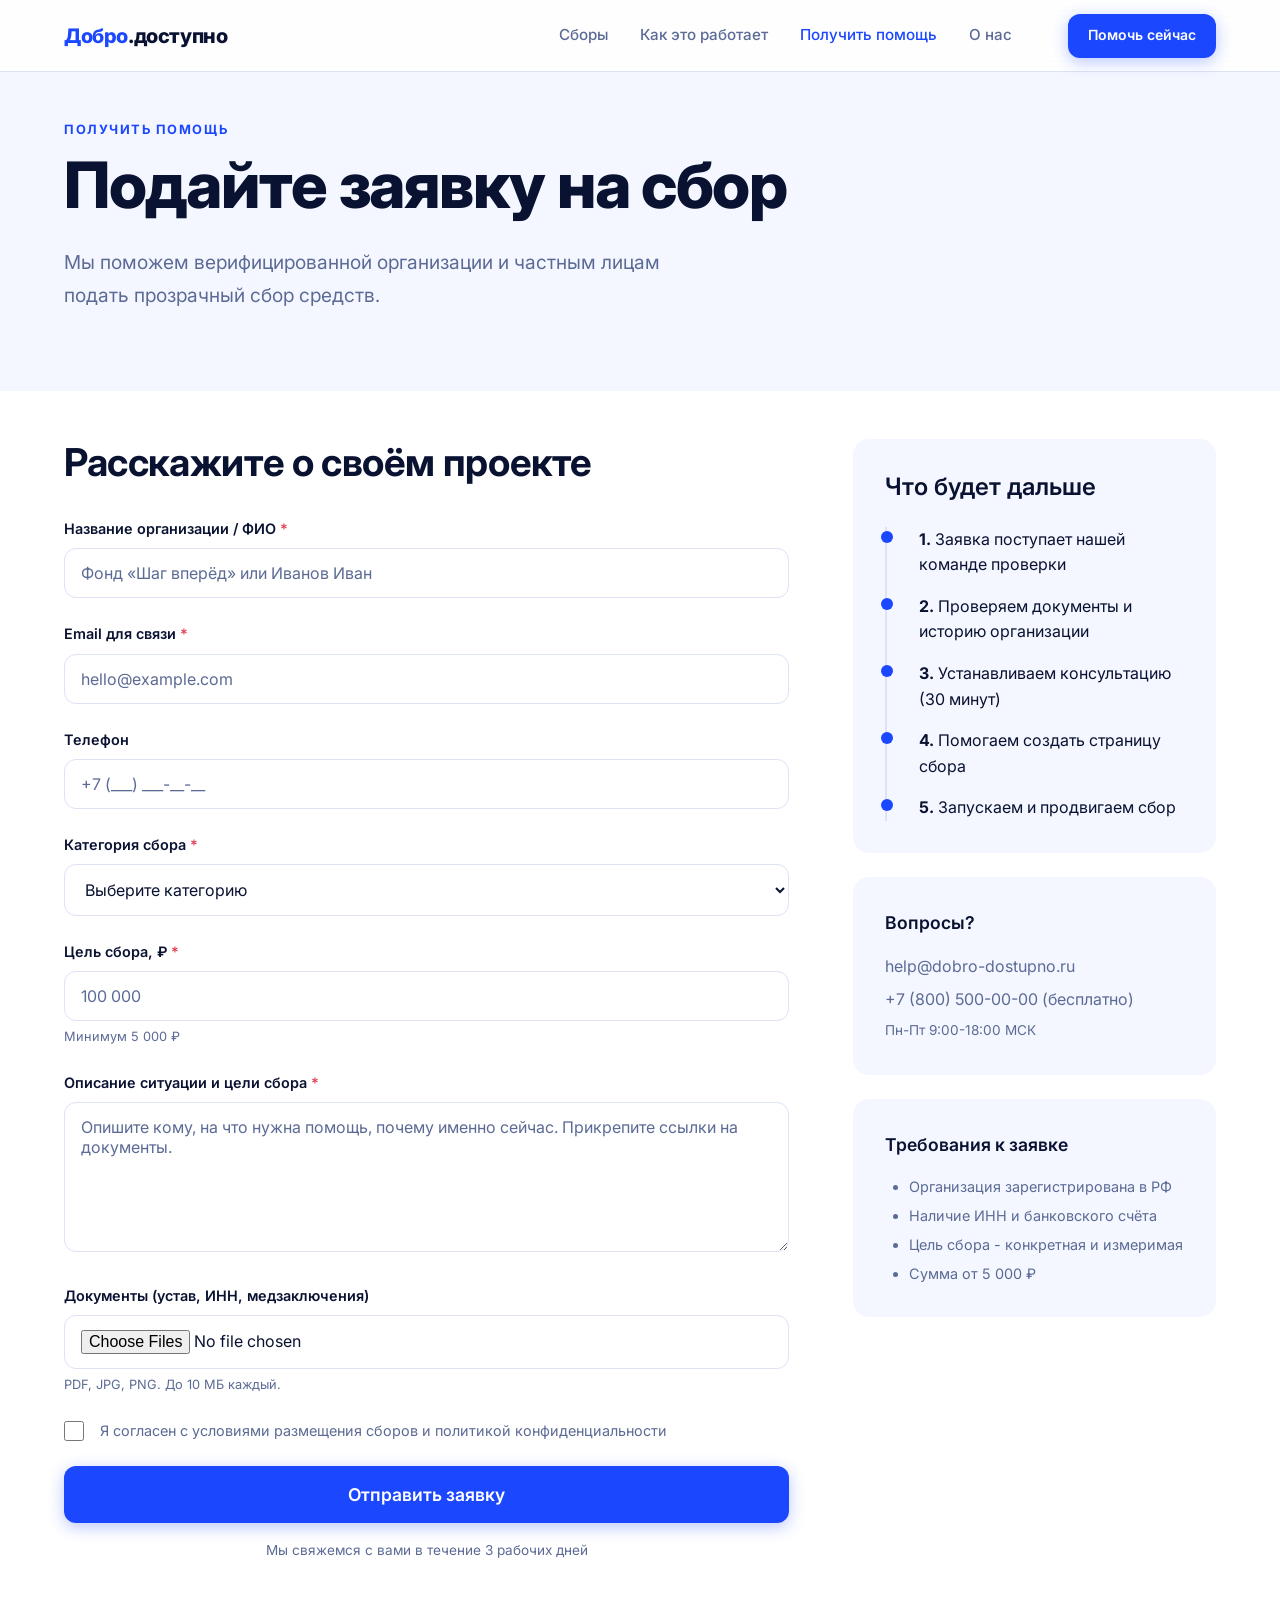
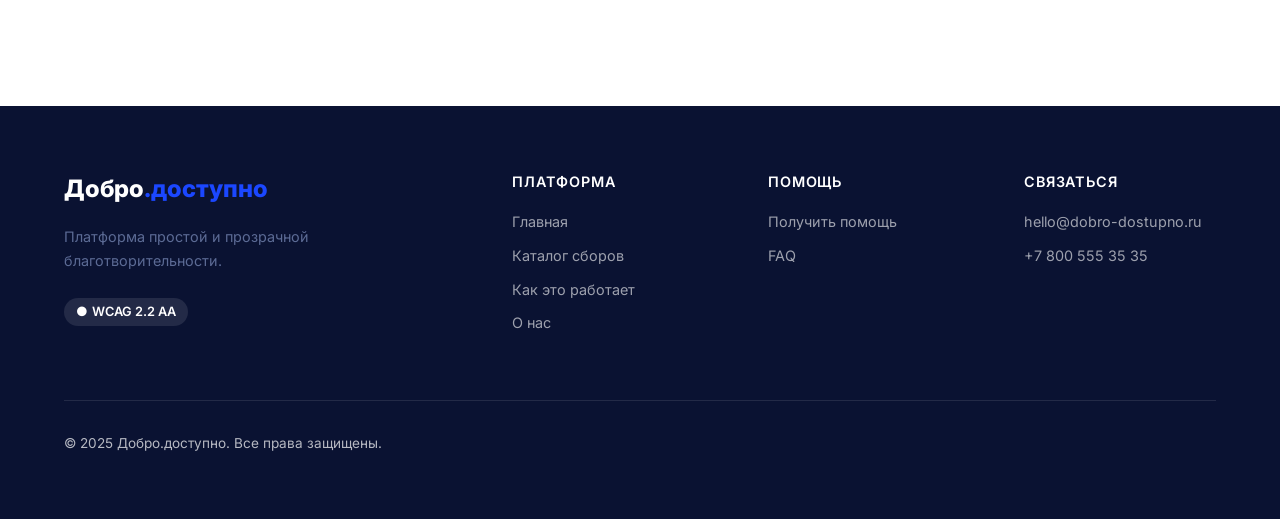
<file: help.html>
<!DOCTYPE html>
<html lang="ru">
<head>
<meta charset="UTF-8">
<meta name="viewport" content="width=device-width, initial-scale=1.0">
<title>Получить помощь — Добро.доступно</title>
<link rel="stylesheet" href="css/style.css">
<script>document.documentElement.classList.add("js")</script>
</head>
<body>

<a href="#main" class="skip-link">Перейти к содержимому</a>

<header class="navbar">
  <div class="nav-inner">
    <a href="index.html" class="nav-logo">Добро<span>.доступно</span></a>
    <nav class="nav-links"><a href="catalog.html">Сборы</a><a href="how-it-works.html">Как это работает</a><a href="help.html" class="active">Получить помощь</a><a href="about.html">О нас</a></nav>
    <a href="catalog.html" class="btn btn-primary btn-sm nav-cta">Помочь сейчас</a>
    <button class="burger" aria-label="Открыть меню" aria-expanded="false"><span></span><span></span><span></span></button>
  </div>
  <nav class="mobile-menu"><a href="catalog.html">Сборы</a><a href="how-it-works.html">Как это работает</a><a href="help.html">Получить помощь</a><a href="about.html">О нас</a></nav>
</header>

<main id="main">

<section class="hero" style="padding-top: calc(var(--nav-h) + var(--space-2xl)); padding-bottom: var(--space-xl); background: var(--color-surface);">
  <div class="container reveal">
    <div class="section-label">Получить помощь</div>
    <h1>Подайте заявку на сбор</h1>
    <p class="lead">Мы поможем верифицированной организации и частным лицам подать прозрачный сбор средств.</p>
  </div>
</section>

<section class="section" style="padding-block: var(--space-2xl);">
  <div class="container" style="display: grid; grid-template-columns: 2fr 1fr; gap: var(--space-3xl); align-items: start;">

    <!-- LEFT: form -->
    <form data-validate aria-label="Заявка на сбор" class="reveal">
      <h2 style="margin-bottom: var(--space-xl);">Расскажите о своём проекте</h2>

      <div class="form-group">
        <label for="org" class="form-label">Название организации / ФИО<span class="required">*</span></label>
        <input id="org" name="org" type="text" class="form-control" placeholder="Фонд «Шаг вперёд» или Иванов Иван" required>
        <div class="form-error" data-error="org">Заполните это поле</div>
      </div>

      <div class="form-group">
        <label for="email" class="form-label">Email для связи<span class="required">*</span></label>
        <input id="email" name="email" type="email" class="form-control" placeholder="hello@example.com" required>
        <div class="form-error" data-error="email">Введите корректный email</div>
      </div>

      <div class="form-group">
        <label for="phone" class="form-label">Телефон</label>
        <input id="phone" name="phone" type="tel" class="form-control" placeholder="+7 (___) ___-__-__">
      </div>

      <div class="form-group">
        <label for="category" class="form-label">Категория сбора<span class="required">*</span></label>
        <select id="category" name="category" class="form-control" required>
          <option value="">Выберите категорию</option>
          <option>Дети</option><option>Здоровье</option><option>Образование</option><option>Пожилые</option><option>Животные</option><option>Экология</option>
        </select>
        <div class="form-error" data-error="category">Выберите категорию</div>
      </div>

      <div class="form-group">
        <label for="goal" class="form-label">Цель сбора, ₽<span class="required">*</span></label>
        <input id="goal" name="goal" type="number" min="5000" class="form-control" placeholder="100 000" required>
        <div class="form-hint">Минимум 5 000 ₽</div>
        <div class="form-error" data-error="goal">Укажите сумму от 5 000 ₽</div>
      </div>

      <div class="form-group">
        <label for="story" class="form-label">Описание ситуации и цели сбора<span class="required">*</span></label>
        <textarea id="story" name="story" class="form-control" rows="6" placeholder="Опишите кому, на что нужна помощь, почему именно сейчас. Прикрепите ссылки на документы." required></textarea>
        <div class="form-error" data-error="story">Расскажите подробнее</div>
      </div>

      <div class="form-group">
        <label for="docs" class="form-label">Документы (устав, ИНН, медзаключения)</label>
        <input id="docs" name="docs" type="file" class="form-control" accept=".pdf,.jpg,.png" multiple>
        <div class="form-hint">PDF, JPG, PNG. До 10 МБ каждый.</div>
      </div>

      <div class="form-group" style="display: flex; gap: var(--space-md); align-items: flex-start;">
        <input id="consent" name="consent" type="checkbox" required style="width: 20px; height: 20px; margin-top: 2px; flex-shrink: 0;">
        <label for="consent" style="font-size: 0.9rem; color: var(--color-muted); flex: 1;">Я согласен с условиями размещения сборов и политикой конфиденциальности</label>
      </div>

      <button type="submit" class="btn btn-primary btn-lg" style="width: 100%; justify-content: center;">Отправить заявку</button>
      <p style="font-size: 0.85rem; color: var(--color-muted); text-align: center; margin-top: var(--space-md);">Мы свяжемся с вами в течение 3 рабочих дней</p>
      <div class="alert alert-success" style="margin-top: var(--space-md);">Заявка отправлена! Проверьте почту.</div>
    </form>

    <!-- RIGHT: sidebar -->
    <aside class="reveal">
      <div class="surface" style="position: sticky; top: calc(var(--nav-h) + var(--space-lg)); margin-bottom: var(--space-lg);">
        <h3 style="margin-bottom: var(--space-lg);">Что будет дальше</h3>
        <ol style="display: flex; flex-direction: column; gap: var(--space-md); list-style: none; padding-left: var(--space-md); border-left: 2px solid var(--color-line);">
          <li style="position: relative; padding-left: var(--space-md);"><span style="position: absolute; left: -22px; top: 4px; width: 12px; height: 12px; border-radius: 50%; background: var(--color-accent);"></span><strong>1.</strong> Заявка поступает нашей команде проверки</li>
          <li style="position: relative; padding-left: var(--space-md);"><span style="position: absolute; left: -22px; top: 4px; width: 12px; height: 12px; border-radius: 50%; background: var(--color-accent);"></span><strong>2.</strong> Проверяем документы и историю организации</li>
          <li style="position: relative; padding-left: var(--space-md);"><span style="position: absolute; left: -22px; top: 4px; width: 12px; height: 12px; border-radius: 50%; background: var(--color-accent);"></span><strong>3.</strong> Устанавливаем консультацию (30 минут)</li>
          <li style="position: relative; padding-left: var(--space-md);"><span style="position: absolute; left: -22px; top: 4px; width: 12px; height: 12px; border-radius: 50%; background: var(--color-accent);"></span><strong>4.</strong> Помогаем создать страницу сбора</li>
          <li style="position: relative; padding-left: var(--space-md);"><span style="position: absolute; left: -22px; top: 4px; width: 12px; height: 12px; border-radius: 50%; background: var(--color-accent);"></span><strong>5.</strong> Запускаем и продвигаем сбор</li>
        </ol>
      </div>
      <div class="surface" style="margin-bottom: var(--space-lg);">
        <h4 style="margin-bottom: var(--space-md);">Вопросы?</h4>
        <p style="margin-bottom: 6px;"><a href="mailto:help@dobro-dostupno.ru">help@dobro-dostupno.ru</a></p>
        <p style="margin-bottom: 6px;"><a href="tel:+78005000000">+7 (800) 500-00-00 (бесплатно)</a></p>
        <p style="font-size: 0.85rem; color: var(--color-muted);">Пн-Пт 9:00-18:00 МСК</p>
      </div>
      <div class="surface">
        <h4 style="margin-bottom: var(--space-md);">Требования к заявке</h4>
        <ul style="font-size: 0.9rem; color: var(--color-muted); display: flex; flex-direction: column; gap: 6px; list-style: disc; padding-left: var(--space-lg);">
          <li>Организация зарегистрирована в РФ</li>
          <li>Наличие ИНН и банковского счёта</li>
          <li>Цель сбора - конкретная и измеримая</li>
          <li>Сумма от 5 000 ₽</li>
        </ul>
      </div>
    </aside>
  </div>
</section>

</main>

<footer class="site-footer">
  <div class="container">
    <div class="footer-grid">
      <div><div class="footer-logo">Добро<span style="color: var(--color-accent);">.доступно</span></div><p class="footer-desc">Платформа простой и прозрачной благотворительности.</p><span class="wcag-badge"><span aria-hidden="true">●</span> WCAG 2.2 AA</span></div>
      <div class="footer-col"><h4>Платформа</h4><ul><li><a href="index.html">Главная</a></li><li><a href="catalog.html">Каталог сборов</a></li><li><a href="how-it-works.html">Как это работает</a></li><li><a href="about.html">О нас</a></li></ul></div>
      <div class="footer-col"><h4>Помощь</h4><ul><li><a href="help.html">Получить помощь</a></li><li><a href="how-it-works.html#faq">FAQ</a></li></ul></div>
      <div class="footer-col"><h4>Связаться</h4><ul><li><a href="mailto:hello@dobro-dostupno.ru">hello@dobro-dostupno.ru</a></li><li><a href="tel:+78005553535">+7 800 555 35 35</a></li></ul></div>
    </div>
    <div class="footer-bottom"><span>© 2025 Добро.доступно. Все права защищены.</span></div>
  </div>
</footer>

<script type="module" src="js/main.js"></script>
</body>
</html>
</file>
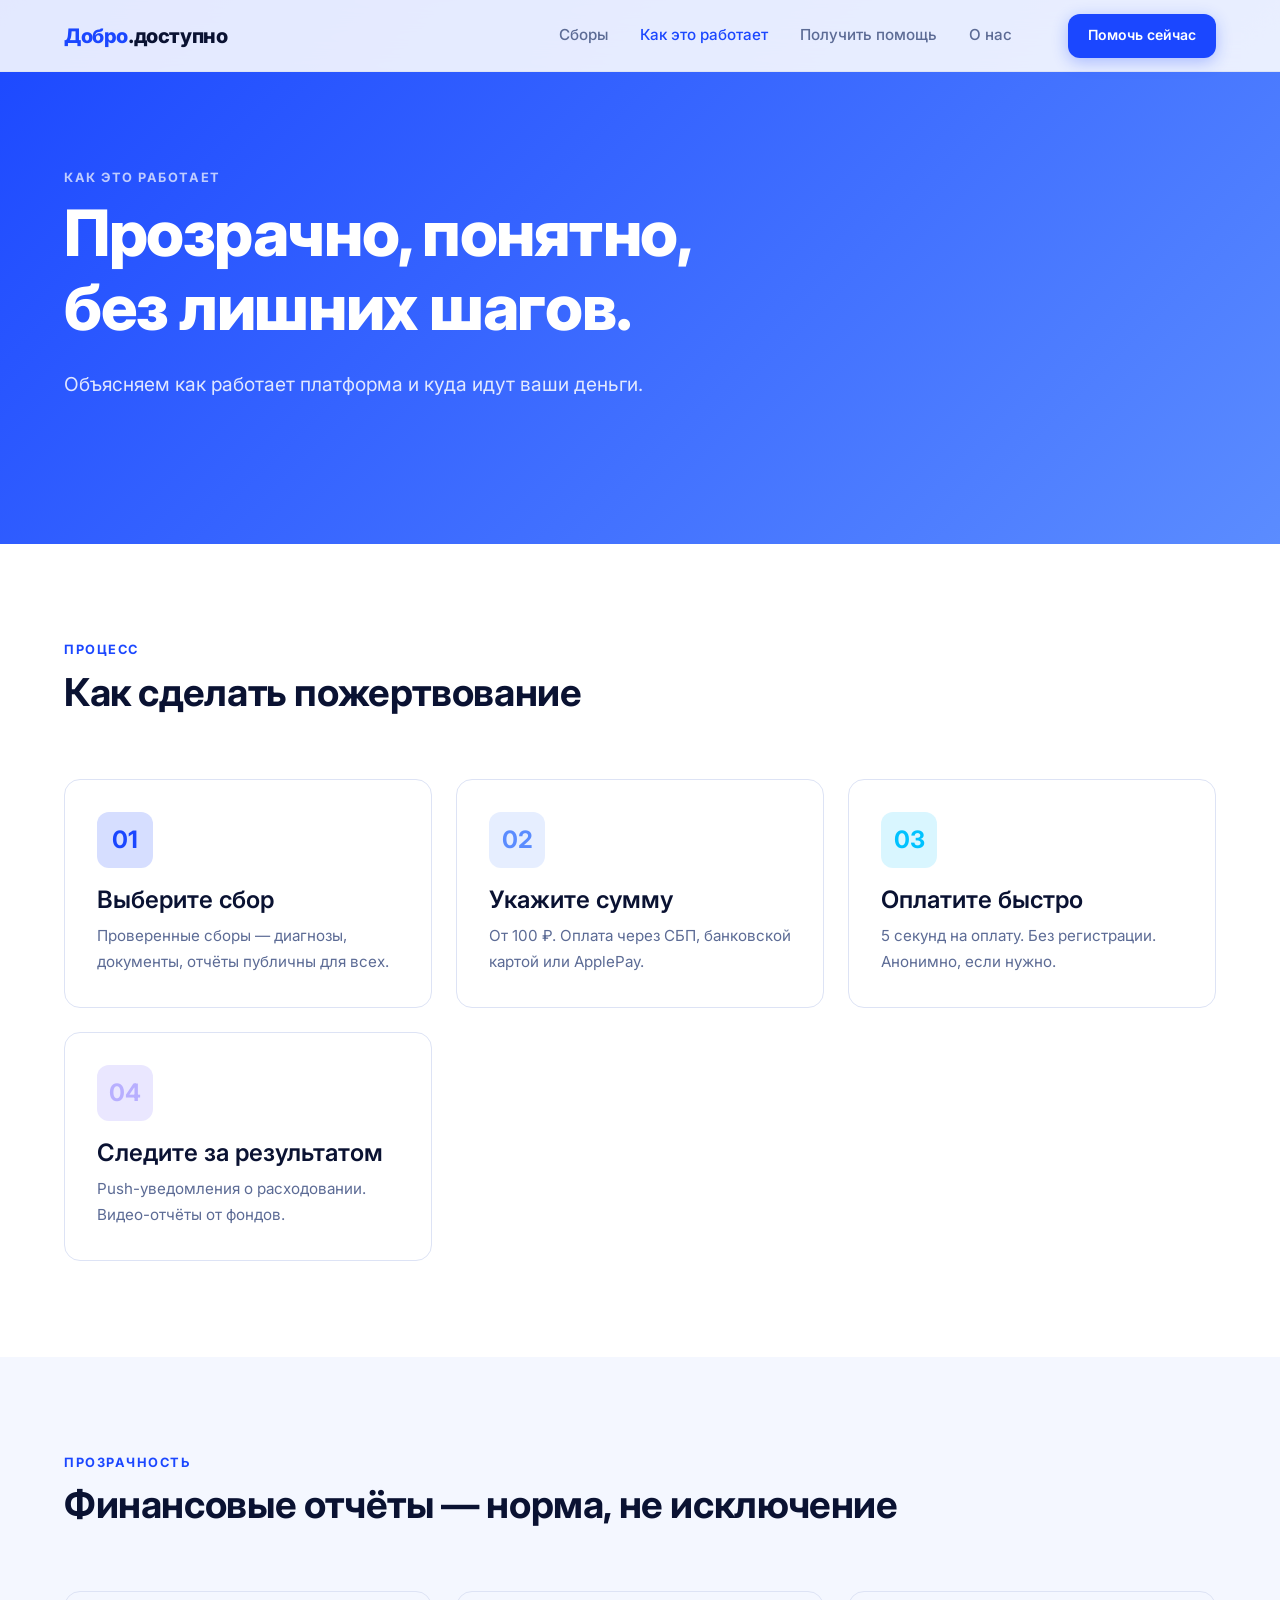
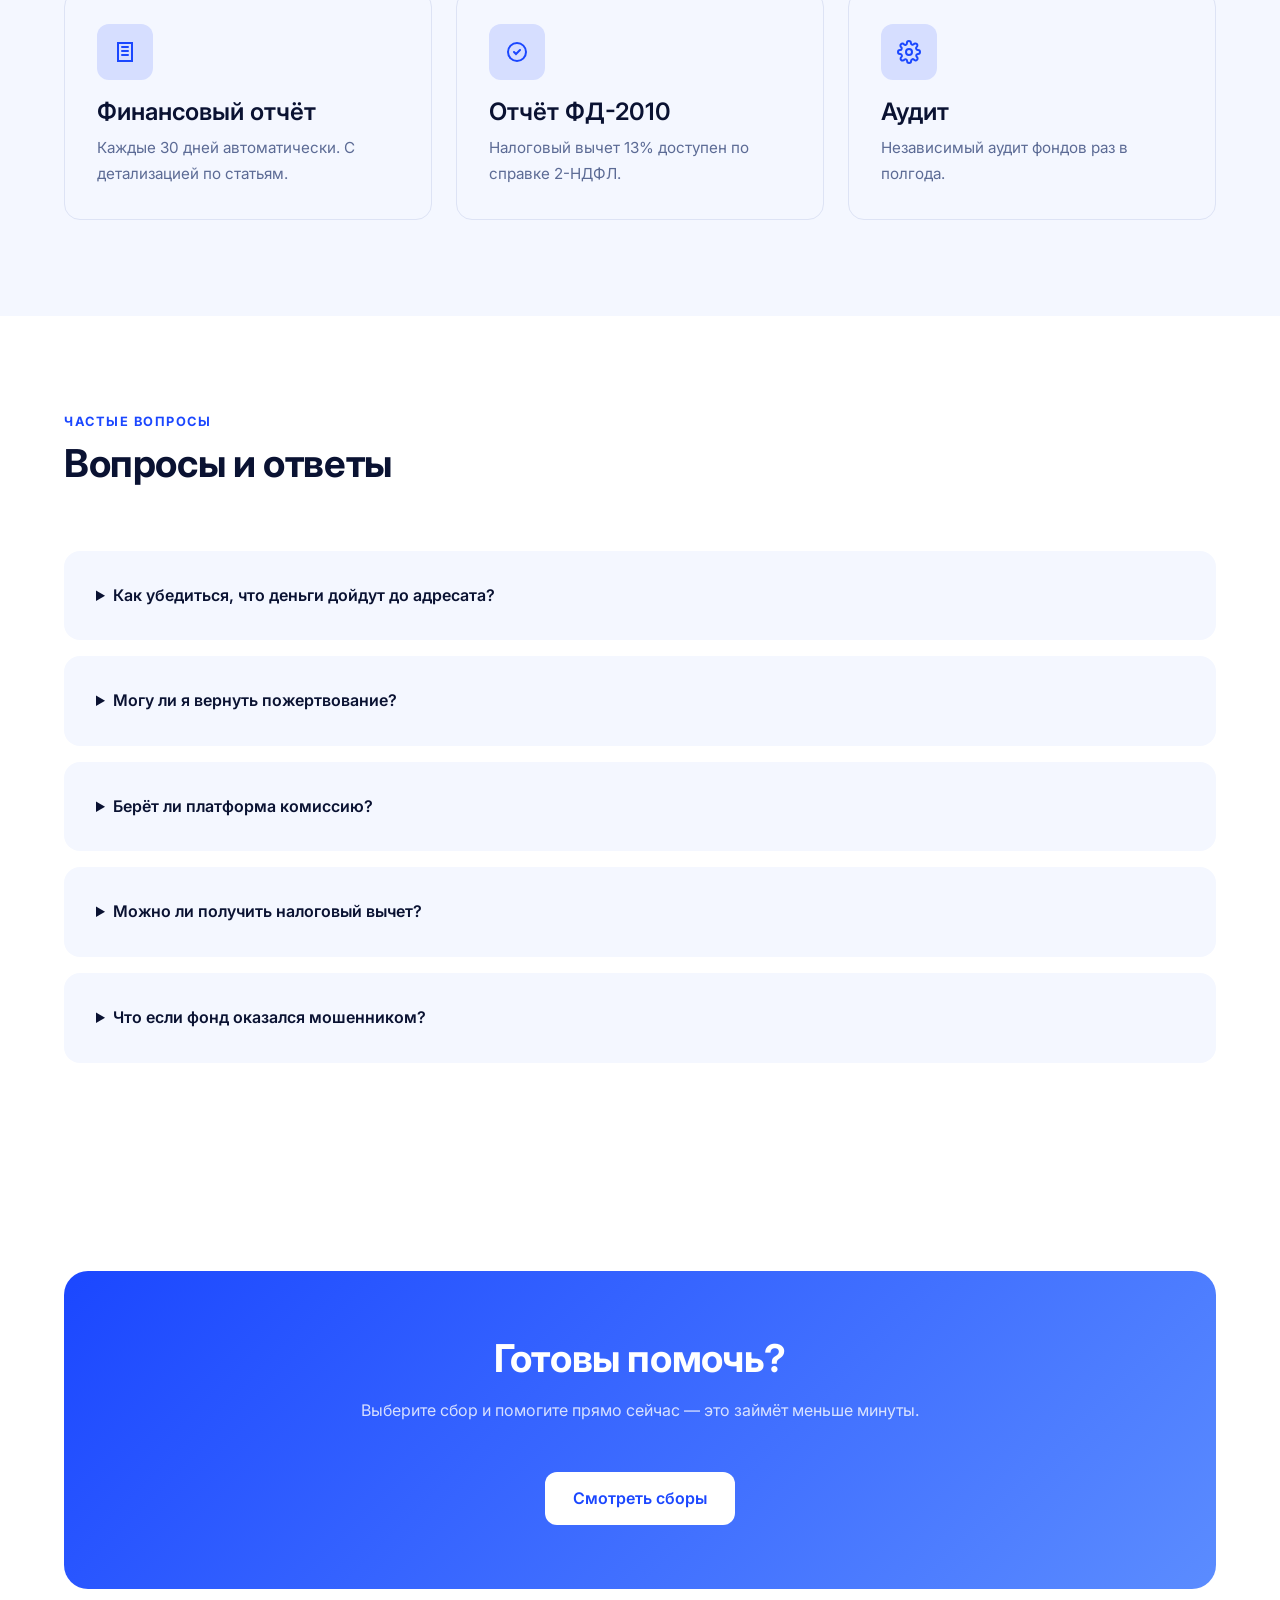
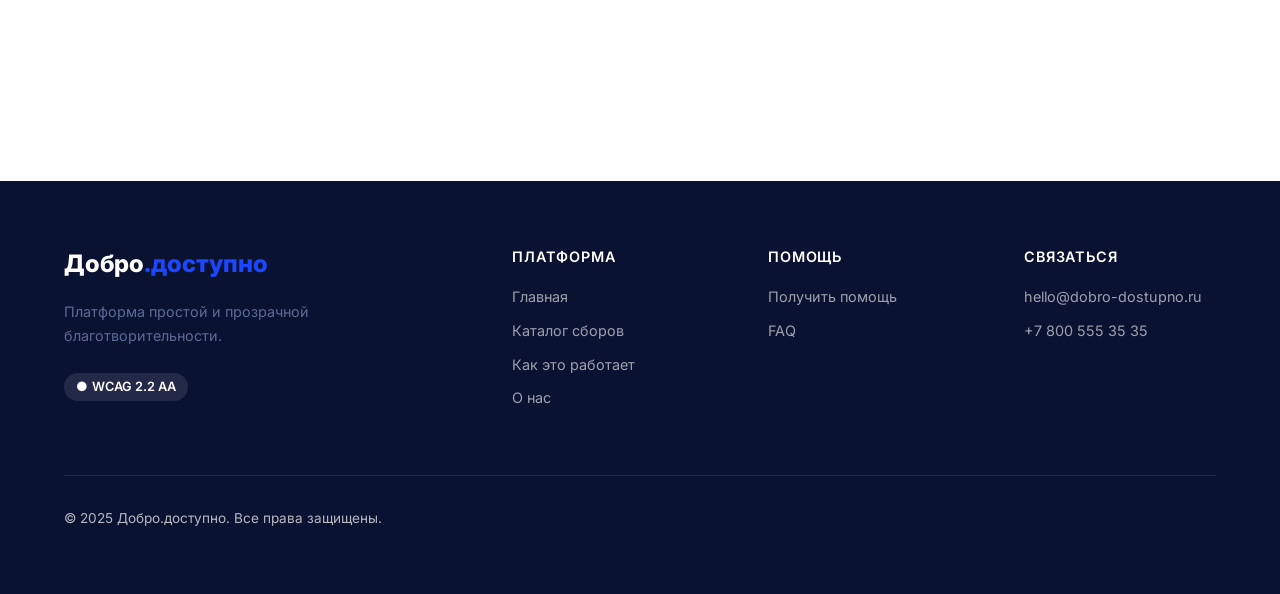
<file: how-it-works.html>
<!DOCTYPE html>
<html lang="ru">
<head>
<meta charset="UTF-8">
<meta name="viewport" content="width=device-width, initial-scale=1.0">
<title>Как это работает — Добро.доступно</title>
<link rel="stylesheet" href="css/style.css">
<script>document.documentElement.classList.add("js")</script>
</head>
<body>

<a href="#main" class="skip-link">Перейти к содержимому</a>

<header class="navbar">
  <div class="nav-inner">
    <a href="index.html" class="nav-logo">Добро<span>.доступно</span></a>
    <nav class="nav-links"><a href="catalog.html">Сборы</a><a href="how-it-works.html" class="active">Как это работает</a><a href="help.html">Получить помощь</a><a href="about.html">О нас</a></nav>
    <a href="catalog.html" class="btn btn-primary btn-sm nav-cta">Помочь сейчас</a>
    <button class="burger" aria-label="Открыть меню" aria-expanded="false"><span></span><span></span><span></span></button>
  </div>
  <nav class="mobile-menu"><a href="catalog.html">Сборы</a><a href="how-it-works.html">Как это работает</a><a href="help.html">Получить помощь</a><a href="about.html">О нас</a></nav>
</header>

<main id="main">

<section class="hero" style="background: linear-gradient(135deg, var(--color-accent), var(--color-aurora1)); color: #fff;">
  <div class="container hero-content reveal">
    <div class="section-label" style="color: rgba(255,255,255,0.7);">Как это работает</div>
    <h1 style="color: #fff;">Прозрачно, понятно,<br>без лишних шагов.</h1>
    <p class="lead" style="color: rgba(255,255,255,0.85);">Объясняем как работает платформа и куда идут ваши деньги.</p>
  </div>
</section>

<section class="section">
  <div class="container">
    <div class="section-header"><div class="section-label">Процесс</div><h2 class="section-title">Как сделать пожертвование</h2></div>
    <div class="features-grid reveal">
      <div class="feature-card"><div class="icon-box" style="background: var(--color-accent-l);"><strong style="color: var(--color-accent); font-size: 1.5rem;">01</strong></div><h3>Выберите сбор</h3><p>Проверенные сборы — диагнозы, документы, отчёты публичны для всех.</p></div>
      <div class="feature-card"><div class="icon-box" style="background: rgba(91,140,255,0.15);"><strong style="color: var(--color-aurora1); font-size: 1.5rem;">02</strong></div><h3>Укажите сумму</h3><p>От 100 ₽. Оплата через СБП, банковской картой или ApplePay.</p></div>
      <div class="feature-card"><div class="icon-box" style="background: rgba(0,194,255,0.15);"><strong style="color: var(--color-aurora2); font-size: 1.5rem;">03</strong></div><h3>Оплатите быстро</h3><p>5 секунд на оплату. Без регистрации. Анонимно, если нужно.</p></div>
      <div class="feature-card"><div class="icon-box" style="background: rgba(184,175,255,0.3);"><strong style="color: var(--color-aurora3); font-size: 1.5rem;">04</strong></div><h3>Следите за результатом</h3><p>Push-уведомления о расходовании. Видео-отчёты от фондов.</p></div>
    </div>
  </div>
</section>

<section class="section" style="background: var(--color-surface);">
  <div class="container">
    <div class="section-header"><div class="section-label">Прозрачность</div><h2 class="section-title">Финансовые отчёты — норма, не исключение</h2></div>
    <div class="features-grid reveal">
      <div class="feature-card"><div class="icon-box"><svg width="24" height="24" viewBox="0 0 24 24" fill="none" stroke="currentColor" stroke-width="2" stroke-linecap="round"><path d="M9 11h6M9 15h6M9 7h6M5 21h14V3H5z"/></svg></div><h3>Финансовый отчёт</h3><p>Каждые 30 дней автоматически. С детализацией по статьям.</p></div>
      <div class="feature-card"><div class="icon-box"><svg width="24" height="24" viewBox="0 0 24 24" fill="none" stroke="currentColor" stroke-width="2" stroke-linecap="round"><path d="M9 12l2 2 4-4M21 12a9 9 0 1 1-18 0 9 9 0 0 1 18 0z"/></svg></div><h3>Отчёт ФД-2010</h3><p>Налоговый вычет 13% доступен по справке 2-НДФЛ.</p></div>
      <div class="feature-card"><div class="icon-box"><svg width="24" height="24" viewBox="0 0 24 24" fill="none" stroke="currentColor" stroke-width="2" stroke-linecap="round"><circle cx="12" cy="12" r="3"/><path d="M19.4 15a1.65 1.65 0 0 0 .3 1.8l.1.1a2 2 0 1 1-2.8 2.8l-.1-.1a1.65 1.65 0 0 0-1.8-.3 1.65 1.65 0 0 0-1 1.5V21a2 2 0 0 1-4 0v-.1a1.65 1.65 0 0 0-1-1.5 1.65 1.65 0 0 0-1.8.3l-.1.1a2 2 0 1 1-2.8-2.8l.1-.1a1.65 1.65 0 0 0 .3-1.8 1.65 1.65 0 0 0-1.5-1H3a2 2 0 0 1 0-4h.1a1.65 1.65 0 0 0 1.5-1 1.65 1.65 0 0 0-.3-1.8l-.1-.1a2 2 0 1 1 2.8-2.8l.1.1a1.65 1.65 0 0 0 1.8.3h0a1.65 1.65 0 0 0 1-1.5V3a2 2 0 0 1 4 0v.1a1.65 1.65 0 0 0 1 1.5h0a1.65 1.65 0 0 0 1.8-.3l.1-.1a2 2 0 1 1 2.8 2.8l-.1.1a1.65 1.65 0 0 0-.3 1.8v0a1.65 1.65 0 0 0 1.5 1H21a2 2 0 0 1 0 4h-.1a1.65 1.65 0 0 0-1.5 1z"/></svg></div><h3>Аудит</h3><p>Независимый аудит фондов раз в полгода.</p></div>
    </div>
  </div>
</section>

<section class="section" id="faq">
  <div class="container">
    <div class="section-header"><div class="section-label">Частые вопросы</div><h2 class="section-title">Вопросы и ответы</h2></div>
    <div class="reveal">
      <details class="surface" style="margin-bottom: var(--space-md);"><summary style="cursor: pointer; font-weight: 600;">Как убедиться, что деньги дойдут до адресата?</summary><p style="margin-top: var(--space-md);">Все фонды верифицированы. После сбора публикуется финансовый отчёт с документами.</p></details>
      <details class="surface" style="margin-bottom: var(--space-md);"><summary style="cursor: pointer; font-weight: 600;">Могу ли я вернуть пожертвование?</summary><p style="margin-top: var(--space-md);">Разовое — в течение 3 дней. Ежемесячную подписку можно отменить в любой момент.</p></details>
      <details class="surface" style="margin-bottom: var(--space-md);"><summary style="cursor: pointer; font-weight: 600;">Берёт ли платформа комиссию?</summary><p style="margin-top: var(--space-md);">Платформа берёт 3.5% на покрытие расходов на эквайринг и поддержку. Всё остальное — фонду.</p></details>
      <details class="surface" style="margin-bottom: var(--space-md);"><summary style="cursor: pointer; font-weight: 600;">Можно ли получить налоговый вычет?</summary><p style="margin-top: var(--space-md);">Да, 13% от суммы пожертвований. Справку 2-НДФЛ мы пришлём автоматически в январе.</p></details>
      <details class="surface" style="margin-bottom: var(--space-md);"><summary style="cursor: pointer; font-weight: 600;">Что если фонд оказался мошенником?</summary><p style="margin-top: var(--space-md);">Все фонды проходят проверку до публикации. В случае подтверждённого мошенничества — возврат 100% средств.</p></details>
    </div>
  </div>
</section>

<section class="section reveal">
  <div class="container">
    <div class="trust-banner">
      <h2>Готовы помочь?</h2>
      <p>Выберите сбор и помогите прямо сейчас — это займёт меньше минуты.</p>
      <a href="catalog.html" class="btn" style="background: #fff; color: var(--color-accent);">Смотреть сборы</a>
    </div>
  </div>
</section>

</main>

<footer class="site-footer">
  <div class="container">
    <div class="footer-grid">
      <div><div class="footer-logo">Добро<span style="color: var(--color-accent);">.доступно</span></div><p class="footer-desc">Платформа простой и прозрачной благотворительности.</p><span class="wcag-badge"><span aria-hidden="true">●</span> WCAG 2.2 AA</span></div>
      <div class="footer-col"><h4>Платформа</h4><ul><li><a href="index.html">Главная</a></li><li><a href="catalog.html">Каталог сборов</a></li><li><a href="how-it-works.html">Как это работает</a></li><li><a href="about.html">О нас</a></li></ul></div>
      <div class="footer-col"><h4>Помощь</h4><ul><li><a href="help.html">Получить помощь</a></li><li><a href="how-it-works.html#faq">FAQ</a></li></ul></div>
      <div class="footer-col"><h4>Связаться</h4><ul><li><a href="mailto:hello@dobro-dostupno.ru">hello@dobro-dostupno.ru</a></li><li><a href="tel:+78005553535">+7 800 555 35 35</a></li></ul></div>
    </div>
    <div class="footer-bottom"><span>© 2025 Добро.доступно. Все права защищены.</span></div>
  </div>
</footer>

<script type="module" src="js/main.js"></script>
</body>
</html>
</file>
<file: css/style.css>
/* ============================================================
   ДОБРО.ДОСТУПНО — Главная таблица стилей
   ============================================================ */

@import url('https://fonts.googleapis.com/css2?family=Inter:wght@300;400;500;600;700;800&display=swap');

/* ── CSS-переменные ─────────────────────────────────────────── */
:root {
  --color-accent:   #1B47FF;
  --color-accent-l: #D6DEFF;
  --color-dark:     #0A1232;
  --color-muted:    #5C6B95;
  --color-surface:  #F4F7FF;
  --color-line:     #DDE3F5;
  --color-bg:       #FFFFFF;
  --color-success:  #00B27C;
  --color-danger:   #E63E55;
  --color-warn:     #FF9F2C;
  --color-aurora1:  #5B8CFF;
  --color-aurora2:  #00C2FF;
  --color-aurora3:  #B8AFFF;

  --font-base: 'Inter', sans-serif;

  --space-xs:  4px;
  --space-sm:  8px;
  --space-md:  16px;
  --space-lg:  24px;
  --space-xl:  32px;
  --space-2xl: 48px;
  --space-3xl: 64px;
  --space-4xl: 96px;

  --radius-sm:   8px;
  --radius-md:   12px;
  --radius-lg:   16px;
  --radius-xl:   24px;
  --radius-pill: 999px;

  --shadow-sm: 0 1px 2px rgba(0,0,0,0.05);
  --shadow-md: 0 4px 16px rgba(27,71,255,0.08);
  --shadow-lg: 0 8px 32px rgba(27,71,255,0.12);
  --shadow-xl: 0 20px 60px rgba(27,71,255,0.15);

  --nav-h: 72px;
  --max-w: 1200px;

  --transition: 200ms ease;
}

/* ── Сброс ──────────────────────────────────────────────────── */
*, *::before, *::after { box-sizing: border-box; margin: 0; padding: 0; }
html { font-size: 16px; scroll-behavior: smooth; }
body {
  font-family: var(--font-base);
  background: var(--color-bg);
  color: var(--color-dark);
  line-height: 1.6;
  -webkit-font-smoothing: antialiased;
}
img, svg { display: block; max-width: 100%; }
a { color: inherit; text-decoration: none; }
button { font-family: inherit; cursor: pointer; border: none; background: none; }
ul, ol { list-style: none; }

/* ── Доступность ────────────────────────────────────────────── */
.skip-link {
  position: absolute;
  top: -100%;
  left: var(--space-md);
  background: var(--color-accent);
  color: #fff;
  padding: var(--space-sm) var(--space-md);
  border-radius: var(--radius-sm);
  font-weight: 600;
  z-index: 9999;
  transition: top var(--transition);
}
.skip-link:focus { top: var(--space-sm); }

*:focus-visible {
  outline: 3px solid var(--color-accent);
  outline-offset: 2px;
  border-radius: 4px;
}

/* ── Утилиты ────────────────────────────────────────────────── */
.container {
  width: 100%;
  max-width: var(--max-w);
  margin-inline: auto;
  padding-inline: var(--space-lg);
}
.sr-only {
  position: absolute;
  width: 1px; height: 1px;
  overflow: hidden;
  clip: rect(0,0,0,0);
  white-space: nowrap;
}
.text-center { text-align: center; }
.text-muted   { color: var(--color-muted); }
.text-accent  { color: var(--color-accent); }

/* ── Типографика ────────────────────────────────────────────── */
h1 { font-size: clamp(2rem, 5vw, 4rem); font-weight: 800; line-height: 1.15; letter-spacing: -0.02em; }
h2 { font-size: clamp(1.5rem, 3vw, 2.5rem); font-weight: 700; line-height: 1.2; letter-spacing: -0.01em; }
h3 { font-size: clamp(1.1rem, 2vw, 1.5rem); font-weight: 600; line-height: 1.3; }
h4 { font-size: 1.1rem; font-weight: 600; }
p  { font-size: 1rem; line-height: 1.7; color: var(--color-muted); }
.lead { font-size: 1.2rem; line-height: 1.7; color: var(--color-muted); }

/* ── Кнопки ─────────────────────────────────────────────────── */
.btn {
  display: inline-flex;
  align-items: center;
  gap: var(--space-sm);
  padding: 14px 28px;
  border-radius: var(--radius-md);
  font-size: 1rem;
  font-weight: 600;
  cursor: pointer;
  transition: all var(--transition);
  min-height: 44px;
  white-space: nowrap;
}
.btn-primary {
  background: var(--color-accent);
  color: #fff;
  box-shadow: 0 4px 16px rgba(27,71,255,0.3);
}
.btn-primary:hover {
  background: #1339e0;
  box-shadow: 0 6px 24px rgba(27,71,255,0.4);
  transform: translateY(-1px);
}
.btn-secondary {
  background: var(--color-surface);
  color: var(--color-accent);
  border: 1.5px solid var(--color-accent);
}
.btn-secondary:hover {
  background: var(--color-accent-l);
  transform: translateY(-1px);
}
.btn-ghost {
  background: transparent;
  color: var(--color-accent);
}
.btn-ghost:hover { background: var(--color-accent-l); }
.btn-sm { padding: 10px 20px; font-size: 0.875rem; }
.btn-lg { padding: 18px 40px; font-size: 1.1rem; }

/* ── Навигация ──────────────────────────────────────────────── */
.navbar {
  position: fixed;
  top: 0; left: 0; right: 0;
  height: var(--nav-h);
  background: rgba(255,255,255,0.88);
  backdrop-filter: blur(16px);
  -webkit-backdrop-filter: blur(16px);
  border-bottom: 1px solid var(--color-line);
  z-index: 100;
  transition: box-shadow var(--transition);
}
.navbar.scrolled { box-shadow: var(--shadow-md); }
.nav-inner {
  display: flex;
  align-items: center;
  gap: var(--space-xl);
  height: 100%;
  max-width: var(--max-w);
  margin-inline: auto;
  padding-inline: var(--space-lg);
}
.nav-logo {
  font-size: 1.25rem;
  font-weight: 800;
  color: var(--color-accent);
  letter-spacing: -0.02em;
  flex-shrink: 0;
}
.nav-logo span { color: var(--color-dark); }
.nav-links {
  display: flex;
  gap: var(--space-xl);
  margin-left: auto;
}
.nav-links a {
  font-size: 0.95rem;
  font-weight: 500;
  color: var(--color-muted);
  transition: color var(--transition);
}
.nav-links a:hover,
.nav-links a.active { color: var(--color-accent); }
.nav-cta { margin-left: var(--space-lg); }

.burger {
  display: none;
  flex-direction: column;
  gap: 5px;
  width: 44px;
  height: 44px;
  align-items: center;
  justify-content: center;
  margin-left: auto;
  border-radius: var(--radius-sm);
  transition: background var(--transition);
}
.burger:hover { background: var(--color-surface); }
.burger span {
  display: block;
  width: 22px;
  height: 2px;
  background: var(--color-dark);
  border-radius: 2px;
  transition: transform var(--transition), opacity var(--transition);
}
.burger[aria-expanded="true"] span:nth-child(1) { transform: translateY(7px) rotate(45deg); }
.burger[aria-expanded="true"] span:nth-child(2) { opacity: 0; }
.burger[aria-expanded="true"] span:nth-child(3) { transform: translateY(-7px) rotate(-45deg); }

.mobile-menu {
  display: none;
  position: fixed;
  top: var(--nav-h);
  left: 0; right: 0;
  background: var(--color-bg);
  border-bottom: 1px solid var(--color-line);
  padding: var(--space-lg);
  z-index: 99;
  flex-direction: column;
  gap: var(--space-md);
  box-shadow: var(--shadow-lg);
}
.mobile-menu.open { display: flex; }
.mobile-menu a {
  font-size: 1.1rem;
  font-weight: 500;
  color: var(--color-dark);
  padding: var(--space-sm) 0;
  border-bottom: 1px solid var(--color-line);
}
.mobile-menu a:last-child { border-bottom: none; }

/* ── Hero ───────────────────────────────────────────────────── */
.hero {
  padding-top: calc(var(--nav-h) + var(--space-4xl));
  padding-bottom: var(--space-4xl);
  position: relative;
  overflow: hidden;
}
.hero-aurora {
  position: absolute;
  inset: 0;
  background: linear-gradient(135deg,
    rgba(27,71,255,0.06) 0%,
    rgba(91,140,255,0.08) 40%,
    rgba(184,175,255,0.06) 70%,
    rgba(0,194,255,0.05) 100%
  );
  pointer-events: none;
}
.hero-blob {
  position: absolute;
  border-radius: 999px;
  filter: blur(80px);
  pointer-events: none;
  opacity: 0.25;
}
.hero-blob-1 {
  width: 500px; height: 500px;
  background: var(--color-aurora1);
  top: -100px; right: -100px;
}
.hero-blob-2 {
  width: 400px; height: 400px;
  background: var(--color-aurora3);
  bottom: -50px; left: -50px;
}
.hero-content {
  position: relative;
  z-index: 1;
}
.hero-badge {
  display: inline-flex;
  align-items: center;
  gap: var(--space-sm);
  background: var(--color-accent-l);
  color: var(--color-accent);
  padding: var(--space-xs) var(--space-md);
  border-radius: var(--radius-pill);
  font-size: 0.875rem;
  font-weight: 600;
  margin-bottom: var(--space-lg);
}
.hero h1 { margin-bottom: var(--space-lg); }
.hero .lead { max-width: 600px; margin-bottom: var(--space-2xl); }
.hero-actions {
  display: flex;
  gap: var(--space-md);
  flex-wrap: wrap;
}
.hero-stats {
  display: flex;
  gap: var(--space-2xl);
  margin-top: var(--space-3xl);
  flex-wrap: wrap;
}
.hero-stat-num {
  font-size: 2rem;
  font-weight: 800;
  color: var(--color-accent);
  line-height: 1;
}
.hero-stat-label {
  font-size: 0.875rem;
  color: var(--color-muted);
  margin-top: 4px;
}

/* ── Секции ─────────────────────────────────────────────────── */
.section {
  padding-block: var(--space-4xl);
}
.section-label {
  font-size: 0.8rem;
  font-weight: 700;
  letter-spacing: 0.12em;
  text-transform: uppercase;
  color: var(--color-accent);
  margin-bottom: var(--space-sm);
}
.section-title { margin-bottom: var(--space-md); }
.section-subtitle {
  font-size: 1.1rem;
  color: var(--color-muted);
  max-width: 560px;
  margin-bottom: var(--space-3xl);
}
.section-header { margin-bottom: var(--space-3xl); }

/* ── Карточки сборов ────────────────────────────────────────── */
.cards-grid {
  display: grid;
  grid-template-columns: repeat(auto-fill, minmax(320px, 1fr));
  gap: var(--space-lg);
}
.campaign-card {
  background: var(--color-bg);
  border: 1px solid var(--color-line);
  border-radius: var(--radius-lg);
  overflow: hidden;
  transition: box-shadow var(--transition), transform var(--transition);
  cursor: pointer;
}
.campaign-card:hover {
  box-shadow: var(--shadow-lg);
  transform: translateY(-2px);
}
.card-img {
  width: 100%;
  height: 200px;
  object-fit: cover;
  background: linear-gradient(135deg, var(--color-accent-l), var(--color-surface));
  display: flex;
  align-items: center;
  justify-content: center;
  font-size: 3rem;
}
.card-img-placeholder {
  width: 100%;
  height: 200px;
  background: linear-gradient(135deg, var(--color-accent-l) 0%, var(--color-surface) 100%);
  display: flex;
  align-items: center;
  justify-content: center;
}
.card-img-placeholder svg { opacity: 0.4; }
.card-body { padding: var(--space-lg); }
.card-tag {
  display: inline-block;
  background: var(--color-accent-l);
  color: var(--color-accent);
  padding: 3px 12px;
  border-radius: var(--radius-pill);
  font-size: 0.8rem;
  font-weight: 600;
  margin-bottom: var(--space-sm);
}
.card-title {
  font-size: 1.1rem;
  font-weight: 600;
  margin-bottom: var(--space-sm);
  color: var(--color-dark);
  line-height: 1.4;
}
.card-desc {
  font-size: 0.9rem;
  color: var(--color-muted);
  margin-bottom: var(--space-md);
  display: -webkit-box;
  -webkit-line-clamp: 2;
  -webkit-box-orient: vertical;
  overflow: hidden;
}
.progress-wrap { margin-bottom: var(--space-md); }
.progress-meta {
  display: flex;
  justify-content: space-between;
  font-size: 0.85rem;
  font-weight: 600;
  color: var(--color-dark);
  margin-bottom: 6px;
}
.progress-meta span { color: var(--color-muted); font-weight: 400; }
.progress-track {
  height: 8px;
  background: var(--color-surface);
  border-radius: var(--radius-pill);
  overflow: hidden;
}
.progress-fill {
  height: 100%;
  background: linear-gradient(90deg, var(--color-accent), var(--color-aurora1));
  border-radius: var(--radius-pill);
  transition: width 0.8s ease;
}
.card-footer {
  display: flex;
  align-items: center;
  justify-content: space-between;
  padding-top: var(--space-md);
  border-top: 1px solid var(--color-line);
}
.card-meta-item {
  font-size: 0.8rem;
  color: var(--color-muted);
  display: flex;
  align-items: center;
  gap: 4px;
}

/* ── Слайдер ────────────────────────────────────────────────── */
.slider-wrap {
  position: relative;
  overflow: hidden;
}
.slider-track {
  display: flex;
  transition: transform 0.5s cubic-bezier(0.25, 0.46, 0.45, 0.94);
}
.slider-slide {
  min-width: 100%;
}
.slider-controls {
  display: flex;
  align-items: center;
  gap: var(--space-md);
  margin-top: var(--space-xl);
  justify-content: center;
}
.slider-btn {
  width: 44px; height: 44px;
  border-radius: 50%;
  background: var(--color-surface);
  border: 1.5px solid var(--color-line);
  display: flex;
  align-items: center;
  justify-content: center;
  cursor: pointer;
  transition: all var(--transition);
  color: var(--color-accent);
}
.slider-btn:hover {
  background: var(--color-accent);
  color: #fff;
  border-color: var(--color-accent);
}
.slider-dots {
  display: flex;
  gap: var(--space-sm);
}
.slider-dot {
  width: 8px; height: 8px;
  border-radius: 50%;
  background: var(--color-line);
  cursor: pointer;
  transition: all var(--transition);
  border: none;
  padding: 0;
}
.slider-dot.active {
  background: var(--color-accent);
  width: 24px;
  border-radius: var(--radius-pill);
}

/* ── Теги / Фильтры ─────────────────────────────────────────── */
.tags {
  display: flex;
  gap: var(--space-sm);
  flex-wrap: wrap;
  margin-bottom: var(--space-xl);
}
.tag {
  padding: 8px 20px;
  border-radius: var(--radius-pill);
  font-size: 0.9rem;
  font-weight: 500;
  cursor: pointer;
  transition: all var(--transition);
  border: 1.5px solid var(--color-line);
  background: var(--color-bg);
  color: var(--color-muted);
  min-height: 44px;
}
.tag:hover { border-color: var(--color-accent); color: var(--color-accent); }
.tag.active {
  background: var(--color-accent);
  color: #fff;
  border-color: var(--color-accent);
}

/* ── Форма ──────────────────────────────────────────────────── */
.form-group { margin-bottom: var(--space-lg); }
.form-label {
  display: block;
  font-size: 0.9rem;
  font-weight: 600;
  color: var(--color-dark);
  margin-bottom: var(--space-sm);
}
.form-label .required { color: var(--color-danger); margin-left: 4px; }
.form-control {
  width: 100%;
  padding: 14px 16px;
  border: 1.5px solid var(--color-line);
  border-radius: var(--radius-md);
  font-family: inherit;
  font-size: 1rem;
  color: var(--color-dark);
  background: var(--color-bg);
  transition: border-color var(--transition), box-shadow var(--transition);
  min-height: 44px;
}
.form-control::placeholder { color: var(--color-muted); }
.form-control:focus {
  outline: none;
  border-color: var(--color-accent);
  box-shadow: 0 0 0 3px rgba(27,71,255,0.12);
}
.form-control.error {
  border-color: var(--color-danger);
  box-shadow: 0 0 0 3px rgba(230,62,85,0.1);
}
.form-control.success {
  border-color: var(--color-success);
}
textarea.form-control { resize: vertical; min-height: 120px; }
.form-error {
  font-size: 0.8rem;
  color: var(--color-danger);
  margin-top: 6px;
  display: none;
}
.form-error.visible { display: block; }
.form-hint { font-size: 0.8rem; color: var(--color-muted); margin-top: 6px; }

/* Сумма пожертвования */
.amount-grid {
  display: grid;
  grid-template-columns: repeat(4, 1fr);
  gap: var(--space-sm);
  margin-bottom: var(--space-md);
}
.amount-btn {
  padding: 12px;
  border: 1.5px solid var(--color-line);
  border-radius: var(--radius-md);
  background: var(--color-bg);
  font-size: 1rem;
  font-weight: 600;
  color: var(--color-dark);
  cursor: pointer;
  transition: all var(--transition);
  min-height: 44px;
}
.amount-btn:hover { border-color: var(--color-accent); color: var(--color-accent); }
.amount-btn.active {
  background: var(--color-accent);
  color: #fff;
  border-color: var(--color-accent);
}

/* ── Иконки-плашки ──────────────────────────────────────────── */
.icon-box {
  width: 56px; height: 56px;
  border-radius: var(--radius-md);
  background: var(--color-accent-l);
  display: flex;
  align-items: center;
  justify-content: center;
  margin-bottom: var(--space-md);
  flex-shrink: 0;
}
.icon-box svg { color: var(--color-accent); }

/* ── Feature-карточки ───────────────────────────────────────── */
.features-grid {
  display: grid;
  grid-template-columns: repeat(auto-fill, minmax(280px, 1fr));
  gap: var(--space-lg);
}
.feature-card {
  padding: var(--space-xl);
  border: 1px solid var(--color-line);
  border-radius: var(--radius-lg);
  transition: box-shadow var(--transition), border-color var(--transition);
}
.feature-card:hover {
  box-shadow: var(--shadow-md);
  border-color: var(--color-accent-l);
}
.feature-card h3 { margin-bottom: var(--space-sm); }
.feature-card p { font-size: 0.95rem; }

/* ── Steps ──────────────────────────────────────────────────── */
.steps { display: flex; flex-direction: column; gap: var(--space-2xl); }
.step { display: flex; gap: var(--space-xl); align-items: flex-start; }
.step-num {
  width: 56px; height: 56px;
  border-radius: 50%;
  background: var(--color-accent);
  color: #fff;
  font-size: 1.25rem;
  font-weight: 800;
  display: flex;
  align-items: center;
  justify-content: center;
  flex-shrink: 0;
}
.step-body h3 { margin-bottom: var(--space-sm); }

/* ── Trust / stats баннер ───────────────────────────────────── */
.trust-banner {
  background: linear-gradient(135deg, var(--color-accent) 0%, var(--color-aurora1) 100%);
  border-radius: var(--radius-xl);
  padding: var(--space-3xl) var(--space-2xl);
  color: #fff;
  text-align: center;
}
.trust-banner h2 { color: #fff; margin-bottom: var(--space-md); }
.trust-banner p { color: rgba(255,255,255,0.8); margin-bottom: var(--space-2xl); }
.trust-stats {
  display: flex;
  justify-content: center;
  gap: var(--space-3xl);
  flex-wrap: wrap;
  margin-bottom: var(--space-2xl);
}
.trust-stat-num { font-size: 2.5rem; font-weight: 800; }
.trust-stat-label { font-size: 0.9rem; opacity: 0.75; }

/* ── Footer ─────────────────────────────────────────────────── */
.site-footer {
  background: var(--color-dark);
  color: rgba(255,255,255,0.7);
  padding-block: var(--space-3xl);
  margin-top: var(--space-4xl);
}
.footer-grid {
  display: grid;
  grid-template-columns: 2fr 1fr 1fr 1fr;
  gap: var(--space-3xl);
}
.footer-logo {
  font-size: 1.5rem;
  font-weight: 800;
  color: #fff;
  margin-bottom: var(--space-md);
}
.footer-desc { font-size: 0.9rem; line-height: 1.7; margin-bottom: var(--space-lg); }
.footer-col h4 {
  color: #fff;
  font-size: 0.9rem;
  font-weight: 600;
  margin-bottom: var(--space-md);
  letter-spacing: 0.06em;
  text-transform: uppercase;
}
.footer-col ul { display: flex; flex-direction: column; gap: var(--space-sm); }
.footer-col a {
  font-size: 0.9rem;
  color: rgba(255,255,255,0.6);
  transition: color var(--transition);
}
.footer-col a:hover { color: #fff; }
.footer-bottom {
  border-top: 1px solid rgba(255,255,255,0.1);
  margin-top: var(--space-3xl);
  padding-top: var(--space-xl);
  display: flex;
  justify-content: space-between;
  align-items: center;
  flex-wrap: wrap;
  gap: var(--space-md);
  font-size: 0.85rem;
}
.wcag-badge {
  display: inline-flex;
  align-items: center;
  gap: var(--space-xs);
  background: rgba(255,255,255,0.1);
  padding: 4px 12px;
  border-radius: var(--radius-pill);
  font-size: 0.8rem;
  font-weight: 600;
  color: #fff;
}

/* ── Анимации появления ─────────────────────────────────────── */
.js .reveal {
  opacity: 0;
  transform: translateY(20px);
  transition: opacity 0.6s ease, transform 0.6s ease;
}
.js .reveal.visible {
  opacity: 1;
  transform: none;
}

/* ── Уведомления / alert ────────────────────────────────────── */
.alert {
  padding: var(--space-md) var(--space-lg);
  border-radius: var(--radius-md);
  font-size: 0.95rem;
  font-weight: 500;
  margin-bottom: var(--space-lg);
  display: none;
}
.alert.visible { display: block; }
.alert-success {
  background: rgba(0,178,124,0.1);
  color: var(--color-success);
  border: 1px solid rgba(0,178,124,0.3);
}
.alert-error {
  background: rgba(230,62,85,0.08);
  color: var(--color-danger);
  border: 1px solid rgba(230,62,85,0.25);
}

/* ── Хлебные крошки ─────────────────────────────────────────── */
.breadcrumb {
  display: flex;
  align-items: center;
  gap: var(--space-sm);
  font-size: 0.875rem;
  color: var(--color-muted);
  margin-bottom: var(--space-xl);
}
.breadcrumb a { color: var(--color-accent); }
.breadcrumb a:hover { text-decoration: underline; }
.breadcrumb-sep { color: var(--color-line); }

/* ── Страница сбора ─────────────────────────────────────────── */
.campaign-hero-grid {
  display: grid;
  grid-template-columns: 1fr 380px;
  gap: var(--space-3xl);
  align-items: start;
}
.campaign-sticky {
  position: sticky;
  top: calc(var(--nav-h) + var(--space-lg));
}
.donation-box {
  background: var(--color-bg);
  border: 1px solid var(--color-line);
  border-radius: var(--radius-xl);
  padding: var(--space-xl);
  box-shadow: var(--shadow-lg);
}
.donation-box h3 { margin-bottom: var(--space-md); }
.donors-avatars {
  display: flex;
  margin-bottom: var(--space-md);
}
.donor-avatar {
  width: 32px; height: 32px;
  border-radius: 50%;
  background: var(--color-accent);
  border: 2px solid var(--color-bg);
  margin-left: -8px;
  font-size: 0.75rem;
  font-weight: 700;
  color: #fff;
  display: flex;
  align-items: center;
  justify-content: center;
}
.donor-avatar:first-child { margin-left: 0; }

/* ── Поверхности ─────────────────────────────────────────────── */
.surface {
  background: var(--color-surface);
  border-radius: var(--radius-lg);
  padding: var(--space-xl);
}

/* ── Адаптивность ───────────────────────────────────────────── */
@media (max-width: 1024px) {
  .footer-grid { grid-template-columns: 1fr 1fr; }
  .campaign-hero-grid { grid-template-columns: 1fr; }
  .campaign-sticky { position: static; }
}

@media (max-width: 768px) {
  :root { --space-4xl: 64px; }
  .nav-links, .nav-cta { display: none; }
  .burger { display: flex; }
  .footer-grid { grid-template-columns: 1fr; gap: var(--space-xl); }
  .trust-stats { gap: var(--space-xl); }
  .amount-grid { grid-template-columns: repeat(2, 1fr); }
  h1 { font-size: 2rem; }
  h2 { font-size: 1.5rem; }
  .hero { padding-top: calc(var(--nav-h) + var(--space-3xl)); }
}

@media (max-width: 480px) {
  .container { padding-inline: var(--space-md); }
  .hero-actions { flex-direction: column; }
  .hero-actions .btn { width: 100%; justify-content: center; }
  .cards-grid { grid-template-columns: 1fr; }
  .features-grid { grid-template-columns: 1fr; }
  .hero-stats { gap: var(--space-xl); }
}

/* ── prefers-reduced-motion ─────────────────────────────────── */
@media (prefers-reduced-motion: reduce) {
  *, *::before, *::after {
    animation-duration: 0.01ms !important;
    animation-iteration-count: 1 !important;
    transition-duration: 0.01ms !important;
  }
  html { scroll-behavior: auto; }
}

/* ── 3D Carousel ─────────────────────────────────────────────── */
.three-section {
  position: relative;
  background: linear-gradient(135deg, var(--color-dark) 0%, #1A2554 60%, var(--color-accent) 130%);
  color: #fff;
  overflow: hidden;
  padding-block: var(--space-4xl);
}
.three-section .container {
  display: grid;
  grid-template-columns: 1fr 1fr;
  gap: var(--space-3xl);
  align-items: center;
  position: relative;
  z-index: 1;
}
.three-blob {
  position: absolute;
  border-radius: 999px;
  filter: blur(120px);
  pointer-events: none;
}
.three-blob-1 { width: 600px; height: 600px; background: rgba(91,140,255,0.4);  top: -100px; left: -150px; }
.three-blob-2 { width: 500px; height: 500px; background: rgba(0,194,255,0.35);  bottom: -100px; right: -100px; }
.three-info .section-label { color: var(--color-aurora2); }
.three-info h2 { color: #fff; font-size: clamp(2rem, 5vw, 4.5rem); line-height: 1; letter-spacing: -0.03em; margin-bottom: var(--space-lg); }
.three-info p { color: rgba(255,255,255,0.75); font-size: 1.1rem; max-width: 480px; margin-bottom: var(--space-xl); }
.three-badges { display: flex; flex-wrap: wrap; gap: var(--space-sm); }
.three-badge {
  background: rgba(255,255,255,0.06);
  border: 1px solid rgba(255,255,255,0.15);
  border-radius: var(--radius-pill);
  padding: 8px 16px;
  font-size: 0.8125rem;
  font-weight: 500;
  color: rgba(255,255,255,0.8);
}

.carousel {
  position: relative;
  height: 520px;
  border-radius: var(--radius-xl);
  background: rgba(255,255,255,0.04);
  border: 1px solid rgba(255,255,255,0.15);
  overflow: hidden;
}
.carousel-canvas {
  position: absolute; inset: 0;
  outline: none;
}
.carousel-canvas canvas { display: block; width: 100%; height: 100%; touch-action: pan-y; }
.carousel-header {
  position: absolute; top: var(--space-lg); left: 0; right: 0;
  display: flex; flex-direction: column; align-items: center;
  gap: 6px; z-index: 2; pointer-events: none;
}
.carousel-dots { display: flex; gap: var(--space-sm); margin-bottom: var(--space-sm); pointer-events: auto; }
.carousel-dot {
  width: 8px; height: 8px; padding: 0;
  border-radius: 4px;
  background: rgba(255,255,255,0.25);
  cursor: pointer;
  transition: all var(--transition);
}
.carousel-dot.active { background: var(--color-aurora2); width: 24px; }
.carousel-dot:hover { background: rgba(255,255,255,0.5); }
.carousel-counter {
  color: var(--color-aurora2);
  font-size: 0.75rem;
  font-weight: 700;
  letter-spacing: 0.16em;
}
.carousel-label {
  color: #fff;
  font-size: 1.25rem;
  font-weight: 700;
}
.carousel-desc {
  color: rgba(255,255,255,0.55);
  font-size: 0.875rem;
  margin-top: 2px;
}
.carousel-arrow {
  position: absolute;
  top: 50%; transform: translateY(-50%);
  width: 48px; height: 48px;
  border-radius: 50%;
  background: rgba(255,255,255,0.08);
  border: 1px solid rgba(255,255,255,0.2);
  color: #fff;
  display: flex; align-items: center; justify-content: center;
  cursor: pointer;
  z-index: 3;
  transition: background var(--transition);
}
.carousel-arrow:hover { background: rgba(255,255,255,0.16); }
.carousel-prev { left: var(--space-md); }
.carousel-next { right: var(--space-md); }
.carousel-hint {
  position: absolute; bottom: var(--space-md); left: 0; right: 0;
  text-align: center;
  font-size: 0.75rem;
  color: rgba(255,255,255,0.4);
  letter-spacing: 0.08em;
}

@media (max-width: 900px) {
  .three-section .container { grid-template-columns: 1fr; }
  .carousel { height: 420px; }
}

/* ── Real card photos ─────────────────────────────────────────── */
.card-img {
  width: 100%;
  height: 200px;
  object-fit: cover;
  display: block;
}
.card-photo-wrap {
  position: relative;
  width: 100%;
  height: 200px;
  overflow: hidden;
  background: var(--color-surface);
}
.card-photo-wrap img { width: 100%; height: 100%; object-fit: cover; display: block; }
.hero-photo-wrap {
  position: absolute;
  inset: 0;
  overflow: hidden;
}
.hero-photo-wrap img { width: 100%; height: 100%; object-fit: cover; display: block; }

/* ── Mobile overflow safety net ──────────────────────────────── */
html, body { overflow-x: hidden; }
.three-section { overflow: hidden; }
img { max-width: 100%; height: auto; }

/* All explicit multi-col grids → adaptive on mobile */
@media (max-width: 768px) {
  /* About — stats banner (5 cols) and other inline grids */
  main section [style*="grid-template-columns: repeat(5, 1fr)"],
  main section [style*="grid-template-columns: repeat(4, 1fr)"] {
    grid-template-columns: repeat(2, 1fr) !important;
    gap: var(--space-md) !important;
  }
  main section [style*="grid-template-columns: 2fr 1fr"] {
    grid-template-columns: 1fr !important;
  }
  /* Hero stats — flex with big gaps */
  .hero-stats { gap: var(--space-md); flex-wrap: wrap; }
  .hero-stat-num { font-size: 1.5rem; }
  /* Three section title size on mobile */
  .three-info h2 { font-size: clamp(1.75rem, 8vw, 3rem) !important; }
  .three-info p { font-size: 1rem; }
  /* Carousel hero/text overlay on small screens */
  .carousel { height: 380px; }
  .carousel-label { font-size: 1rem; }
  .carousel-desc { font-size: 0.75rem; }
  /* Trust banner inside h2 wraps */
  .trust-banner h2 { font-size: clamp(1.4rem, 6vw, 2rem); }
  /* Section padding tighter */
  .section { padding-block: var(--space-3xl); }
  /* Footer stack */
  .footer-grid { grid-template-columns: 1fr; gap: var(--space-xl); }
  .footer-bottom { flex-direction: column; align-items: flex-start; gap: var(--space-sm); }
  /* Mobile menu CTA full width fix */
  .mobile-menu .btn { width: 100%; justify-content: center; }
}

@media (max-width: 480px) {
  .container { padding-inline: var(--space-md); }
  .hero { padding-top: calc(var(--nav-h) + var(--space-2xl)); padding-bottom: var(--space-2xl); }
  h1 { font-size: clamp(1.75rem, 7vw, 2.5rem); }
  h2 { font-size: clamp(1.35rem, 5vw, 1.75rem); }
  /* Stats banner 2 cols stays */
  main section [style*="grid-template-columns: repeat(5, 1fr)"],
  main section [style*="grid-template-columns: repeat(4, 1fr)"],
  main section [style*="grid-template-columns: repeat(3, 1fr)"] {
    grid-template-columns: repeat(2, 1fr) !important;
  }
  /* Campaign hero grid */
  .campaign-hero-grid { grid-template-columns: 1fr !important; gap: var(--space-xl) !important; }
  .campaign-sticky { position: static !important; }
  /* Three section gap reduce */
  .three-section .container { gap: var(--space-xl); }
  .three-section { padding-block: var(--space-3xl); }
  /* Carousel size */
  .carousel { height: 340px; }
  .carousel-arrow { width: 40px; height: 40px; }
  /* Three badges smaller */
  .three-badge { font-size: 0.75rem; padding: 6px 12px; }
  /* CTA banner padding */
  .trust-banner { padding: var(--space-2xl) var(--space-lg); }
  /* About stats — 2 cols + last item full width if odd */
  /* Buttons fit small screens */
  .btn-lg { padding: 14px 24px; font-size: 1rem; }
}
</file>
